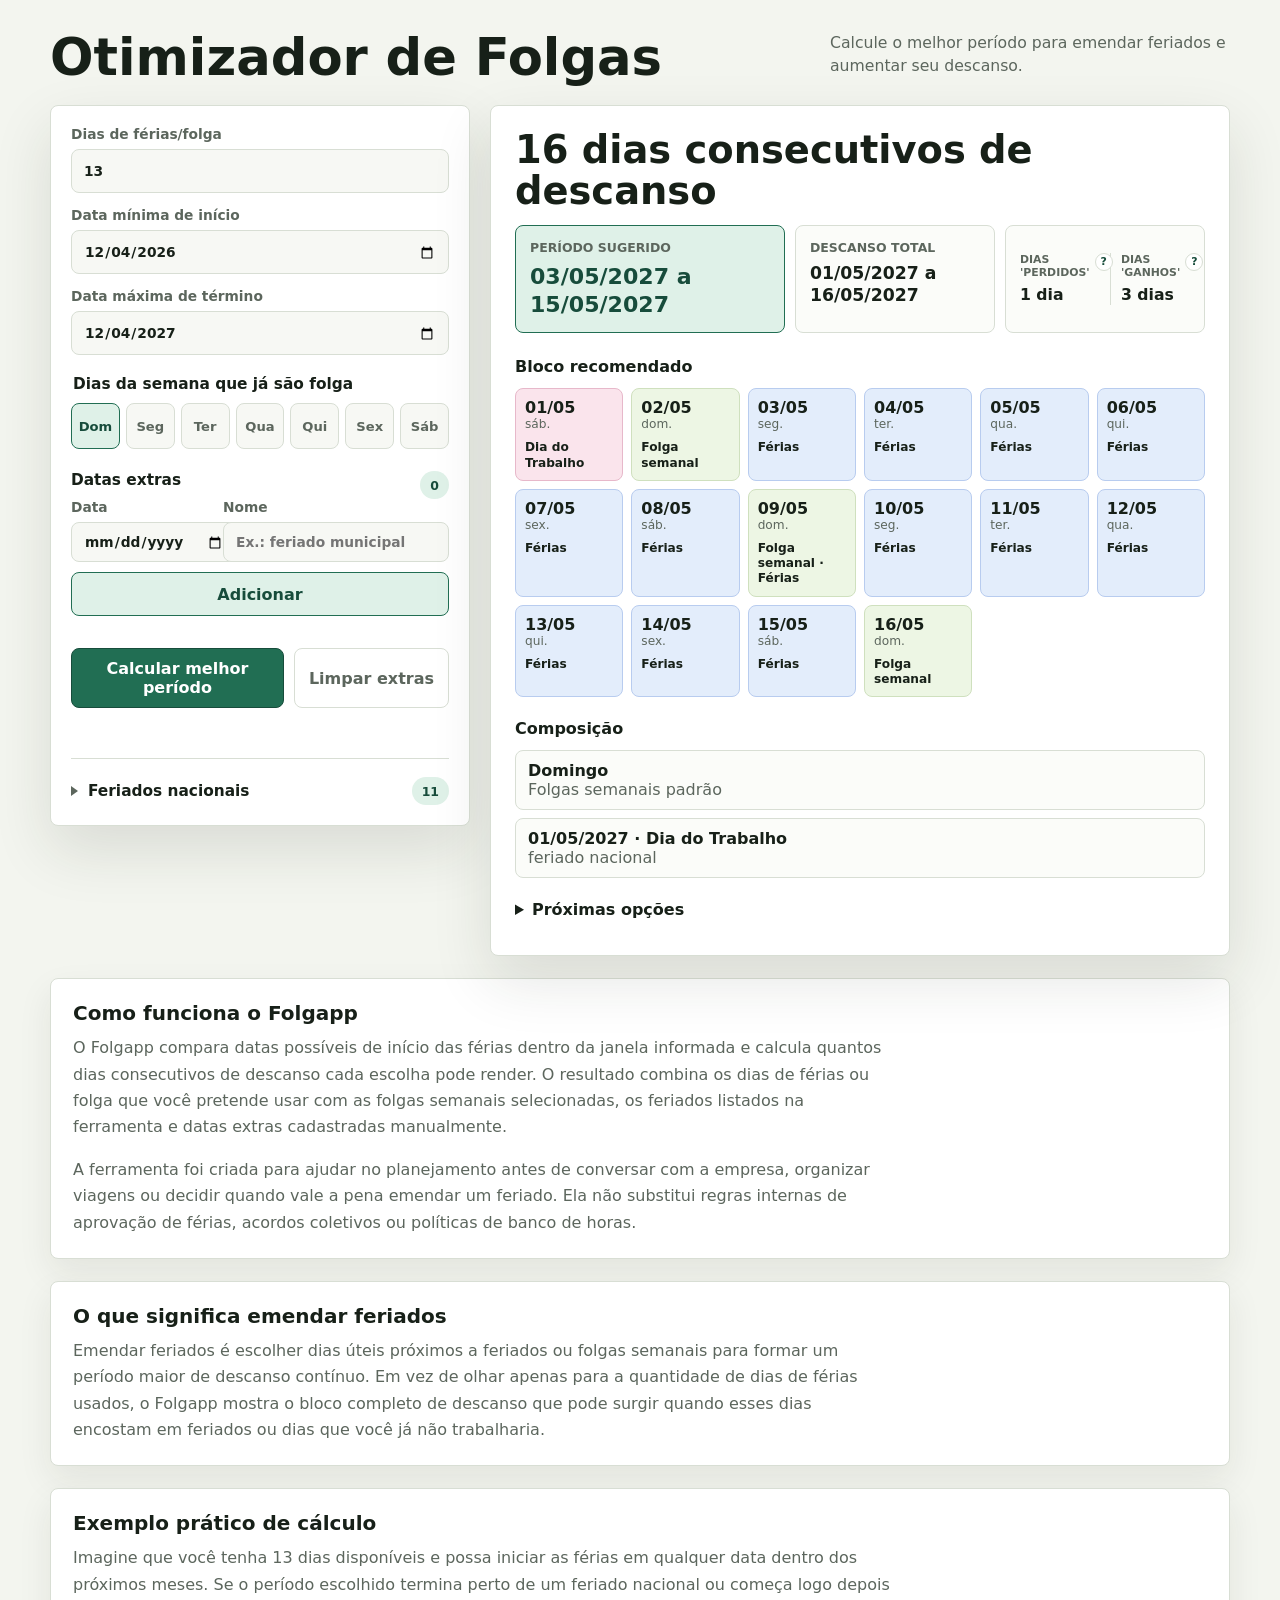
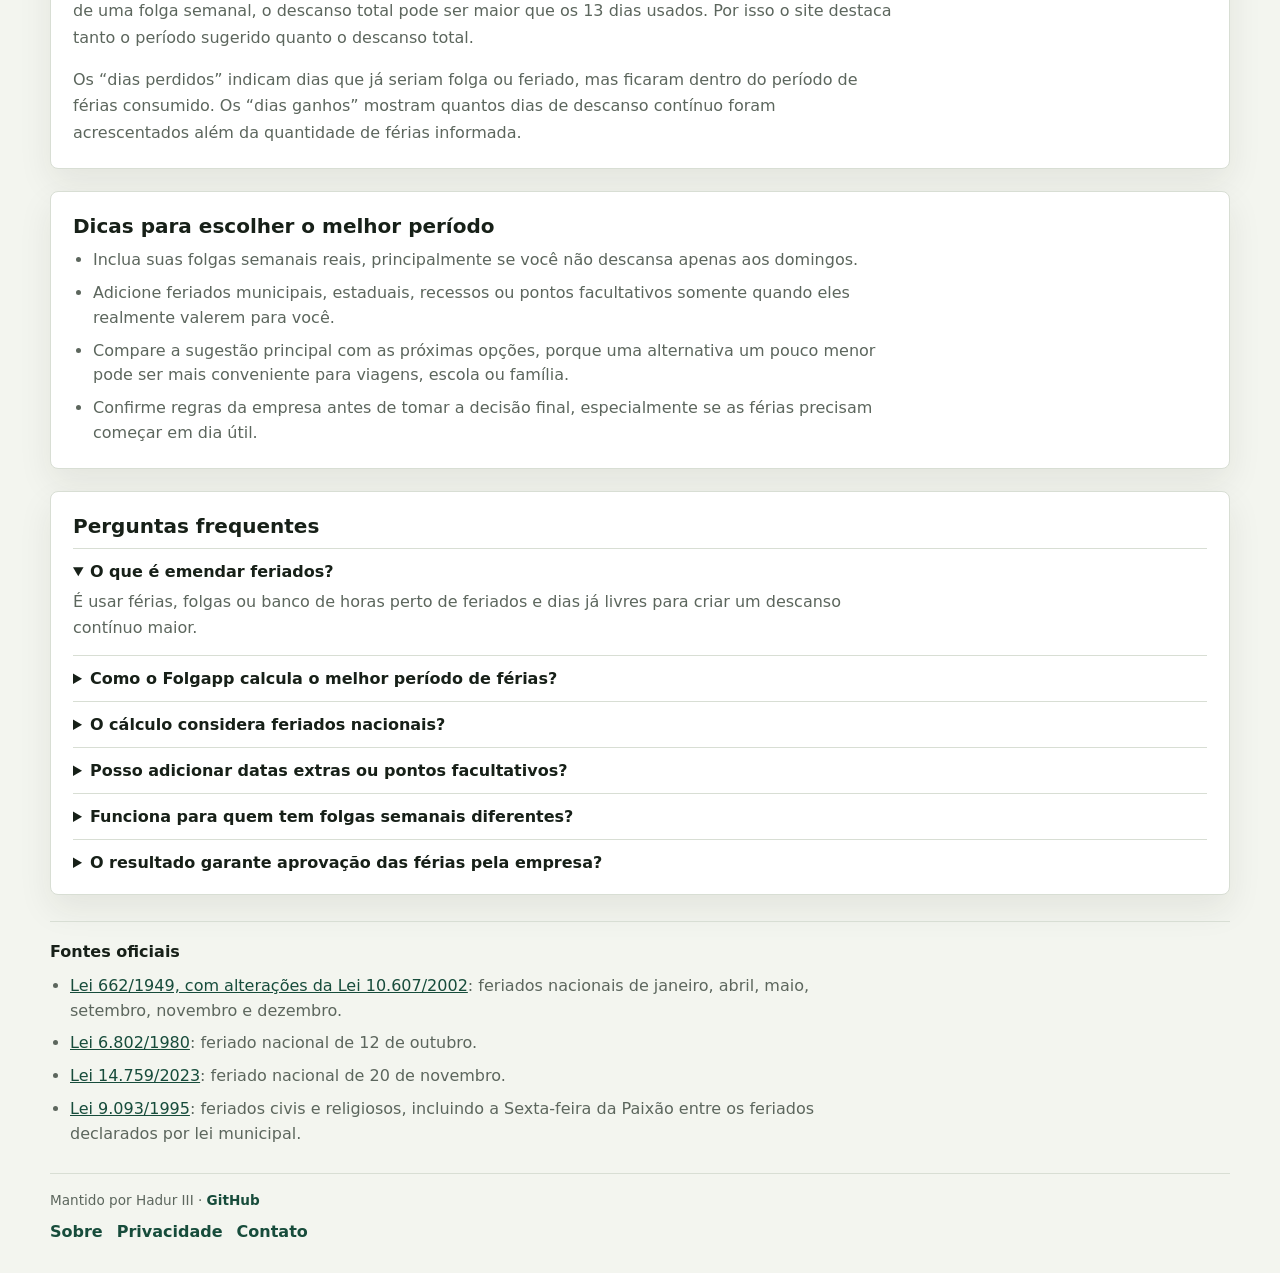
<file: index.html>
<!doctype html>
<html lang="pt-BR">
  <head>
    <meta charset="utf-8" />
    <meta name="viewport" content="width=device-width, initial-scale=1" />
    <title>Folgapp - Emendar feriados e calcular melhor período de férias</title>
    <meta name="description" content="Calcule o melhor período para tirar férias e emendar feriados nacionais, folgas semanais e datas extras para aumentar seus dias de descanso." />
    <meta name="robots" content="index, follow" />
    <meta name="google-site-verification" content="kSJR2sug0vVIFZUu9UncXI_5W2wErR4RLG_zhA3af0s" />
    <meta name="theme-color" content="#216e53" />
    <link rel="canonical" href="https://haduriii.github.io/" />
    <link rel="manifest" href="site.webmanifest" />
    <link rel="icon" type="image/svg+xml" href="./favicon-rede.svg" />

    <meta property="og:title" content="Folgapp - Emendar feriados" />
    <meta property="og:description" content="Descubra o melhor período para tirar férias e juntar folgas com feriados nacionais." />
    <meta property="og:url" content="https://haduriii.github.io/" />
    <meta property="og:type" content="website" />
    <meta property="og:locale" content="pt_BR" />
    <meta property="og:site_name" content="Folgapp" />

    <meta name="twitter:card" content="summary" />
    <meta name="twitter:title" content="Folgapp - Emendar feriados" />
    <meta name="twitter:description" content="Calcule o melhor período de férias para aumentar seus dias de descanso." />
    <meta name="twitter:url" content="https://haduriii.github.io/" />

    <script async src="https://pagead2.googlesyndication.com/pagead/js/adsbygoogle.js?client=ca-pub-5982594533644359" crossorigin="anonymous"></script>
    <script type="application/ld+json">
{
  "@context": "https://schema.org",
  "@type": "WebApplication",
  "name": "Folgapp",
  "alternateName": [
    "Otimizador de Folgas",
    "Emendar feriados",
    "Imendar feriados"
  ],
  "url": "https://haduriii.github.io/",
  "applicationCategory": "UtilitiesApplication",
  "operatingSystem": "Any",
  "description": "Calculadora para encontrar o melhor período de férias e emendar feriados nacionais, folgas semanais e datas extras.",
  "inLanguage": "pt-BR",
  "isAccessibleForFree": true,
  "browserRequirements": "Requires JavaScript."
}
    </script>

    <link rel="stylesheet" href="styles.css" />
  </head>
  <body>
    <main class="app-shell">
      <section class="workspace" aria-labelledby="app-title">
        <header class="page-header">
          <div>
            <h1 id="app-title">Otimizador de Folgas</h1>
          </div>
          <p class="scope-note">Calcule o melhor período para emendar feriados e aumentar seu descanso.</p>
        </header>

        <div class="layout-grid">
          <form id="optimizer-form" class="panel controls-panel">
            <div class="field-grid">
              <label class="field">
                <span>Dias de férias/folga</span>
                <input id="leave-days" name="leaveDays" type="number" min="1" step="1" value="13" required />
              </label>

              <label class="field">
                <span>Data mínima de início</span>
                <input id="min-start" name="minStart" type="date" required />
              </label>

              <label class="field">
                <span>Data máxima de término</span>
                <input id="max-end" name="maxEnd" type="date" required />
              </label>
            </div>

            <fieldset class="weekday-fieldset">
              <legend>Dias da semana que já são folga</legend>
              <div class="weekday-grid" id="weekday-grid">
                <label><input type="checkbox" name="weeklyOff" value="0" checked />Dom</label>
                <label><input type="checkbox" name="weeklyOff" value="1" />Seg</label>
                <label><input type="checkbox" name="weeklyOff" value="2" />Ter</label>
                <label><input type="checkbox" name="weeklyOff" value="3" />Qua</label>
                <label><input type="checkbox" name="weeklyOff" value="4" />Qui</label>
                <label><input type="checkbox" name="weeklyOff" value="5" />Sex</label>
                <label><input type="checkbox" name="weeklyOff" value="6" />Sáb</label>
              </div>
            </fieldset>

            <section class="extra-holidays" aria-labelledby="extra-title">
              <div class="section-heading">
                <h2 id="extra-title">Datas extras</h2>
                <span id="extra-count" class="count-pill">0</span>
              </div>

              <div class="extra-entry">
                <label class="field compact-field">
                  <span>Data</span>
                  <input id="extra-date" type="date" />
                </label>
                <label class="field compact-field grow-field">
                  <span>Nome</span>
                  <input id="extra-name" type="text" placeholder="Ex.: feriado municipal" />
                </label>
                <button id="add-extra" class="secondary-button" type="button">Adicionar</button>
              </div>

              <ul id="extra-list" class="extra-list" aria-live="polite"></ul>
            </section>

            <div class="form-actions">
              <button class="primary-button" type="submit">Calcular melhor período</button>
              <button id="reset-button" class="ghost-button" type="button">Limpar extras</button>
            </div>

            <p id="form-error" class="form-error" role="alert"></p>

            <details class="national-holidays">
              <summary>
                <span id="national-holidays-title">Feriados nacionais</span>
                <span id="national-holidays-count" class="count-pill">0</span>
              </summary>
              <p class="helper-text">De hoje até o final do próximo ano.</p>
              <ul id="national-holidays-list" class="national-holidays-list"></ul>
            </details>
          </form>

          <section id="result-panel" class="panel result-panel" aria-live="polite">
            <div class="empty-state">
              <p class="empty-kicker">Resultado</p>
              <h2>Preencha a janela e calcule.</h2>
              <p>O melhor período aparece aqui com o bloco total de descanso.</p>
            </div>
          </section>
        </div>

        <section class="content-section" aria-labelledby="como-funciona">
          <h2 id="como-funciona">Como funciona o Folgapp</h2>
          <p>O Folgapp compara datas possíveis de início das férias dentro da janela informada e calcula quantos dias consecutivos de descanso cada escolha pode render. O resultado combina os dias de férias ou folga que você pretende usar com as folgas semanais selecionadas, os feriados listados na ferramenta e datas extras cadastradas manualmente.</p>
          <p>A ferramenta foi criada para ajudar no planejamento antes de conversar com a empresa, organizar viagens ou decidir quando vale a pena emendar um feriado. Ela não substitui regras internas de aprovação de férias, acordos coletivos ou políticas de banco de horas.</p>
        </section>

        <section class="content-section" aria-labelledby="emendar-feriados">
          <h2 id="emendar-feriados">O que significa emendar feriados</h2>
          <p>Emendar feriados é escolher dias úteis próximos a feriados ou folgas semanais para formar um período maior de descanso contínuo. Em vez de olhar apenas para a quantidade de dias de férias usados, o Folgapp mostra o bloco completo de descanso que pode surgir quando esses dias encostam em feriados ou dias que você já não trabalharia.</p>
        </section>

        <section class="content-section" aria-labelledby="exemplo-calculo">
          <h2 id="exemplo-calculo">Exemplo prático de cálculo</h2>
          <p>Imagine que você tenha 13 dias disponíveis e possa iniciar as férias em qualquer data dentro dos próximos meses. Se o período escolhido termina perto de um feriado nacional ou começa logo depois de uma folga semanal, o descanso total pode ser maior que os 13 dias usados. Por isso o site destaca tanto o período sugerido quanto o descanso total.</p>
          <p>Os “dias perdidos” indicam dias que já seriam folga ou feriado, mas ficaram dentro do período de férias consumido. Os “dias ganhos” mostram quantos dias de descanso contínuo foram acrescentados além da quantidade de férias informada.</p>
        </section>

        <section class="content-section" aria-labelledby="dicas-ferias">
          <h2 id="dicas-ferias">Dicas para escolher o melhor período</h2>
          <ul class="content-list">
            <li>Inclua suas folgas semanais reais, principalmente se você não descansa apenas aos domingos.</li>
            <li>Adicione feriados municipais, estaduais, recessos ou pontos facultativos somente quando eles realmente valerem para você.</li>
            <li>Compare a sugestão principal com as próximas opções, porque uma alternativa um pouco menor pode ser mais conveniente para viagens, escola ou família.</li>
            <li>Confirme regras da empresa antes de tomar a decisão final, especialmente se as férias precisam começar em dia útil.</li>
          </ul>
        </section>

        <section class="content-section faq-section" aria-labelledby="perguntas-frequentes">
          <h2 id="perguntas-frequentes">Perguntas frequentes</h2>
          <details open>
            <summary>O que é emendar feriados?</summary>
            <p>É usar férias, folgas ou banco de horas perto de feriados e dias já livres para criar um descanso contínuo maior.</p>
          </details>
          <details>
            <summary>Como o Folgapp calcula o melhor período de férias?</summary>
            <p>Ele testa as datas possíveis dentro da janela escolhida e ordena as opções pelo maior número de dias consecutivos de descanso.</p>
          </details>
          <details>
            <summary>O cálculo considera feriados nacionais?</summary>
            <p>Sim. O Folgapp inclui feriados nacionais e a Sexta-feira da Paixão. Para esta última, confirme a legislação do seu município. Outros feriados locais e pontos facultativos devem ser adicionados manualmente.</p>
          </details>
          <details>
            <summary>Posso adicionar datas extras ou pontos facultativos?</summary>
            <p>Sim. Use a área “Datas extras” para incluir qualquer data que seja folga para você.</p>
          </details>
          <details>
            <summary>Funciona para quem tem folgas semanais diferentes?</summary>
            <p>Sim. Basta marcar quais dias da semana normalmente são folga na sua rotina.</p>
          </details>
          <details>
            <summary>O resultado garante aprovação das férias pela empresa?</summary>
            <p>Não. O resultado é uma sugestão de planejamento. A aprovação depende das regras da empresa, do seu contrato e da legislação aplicável.</p>
          </details>
        </section>

        <section class="sources-section" aria-labelledby="fontes-oficiais">
          <h2 id="fontes-oficiais">Fontes oficiais</h2>
          <ul class="content-list">
            <li><a href="https://www.planalto.gov.br/ccivil_03/leis/l0662.htm">Lei 662/1949, com alterações da Lei 10.607/2002</a>: feriados nacionais de janeiro, abril, maio, setembro, novembro e dezembro.</li>
            <li><a href="https://www.planalto.gov.br/ccivil_03/leis/l6802.htm">Lei 6.802/1980</a>: feriado nacional de 12 de outubro.</li>
            <li><a href="https://www.planalto.gov.br/ccivil_03/_ato2023-2026/2023/lei/l14759.htm">Lei 14.759/2023</a>: feriado nacional de 20 de novembro.</li>
            <li><a href="https://www.planalto.gov.br/ccivil_03/leis/l9093.htm">Lei 9.093/1995</a>: feriados civis e religiosos, incluindo a Sexta-feira da Paixão entre os feriados declarados por lei municipal.</li>
          </ul>
        </section>

        <footer class="site-footer">
          <p class="site-credit">Mantido por Hadur III · <a href="https://github.com/HadurIII/HadurIII.github.io">GitHub</a></p>
          <a href="sobre.html">Sobre</a>
          <a href="privacidade.html">Privacidade</a>
          <a href="contato.html">Contato</a>
        </footer>
      </section>
    </main>

    <script src="src/holidayOptimizer.js"></script>
    <script src="src/app.js"></script>
  </body>
</html>
</file>
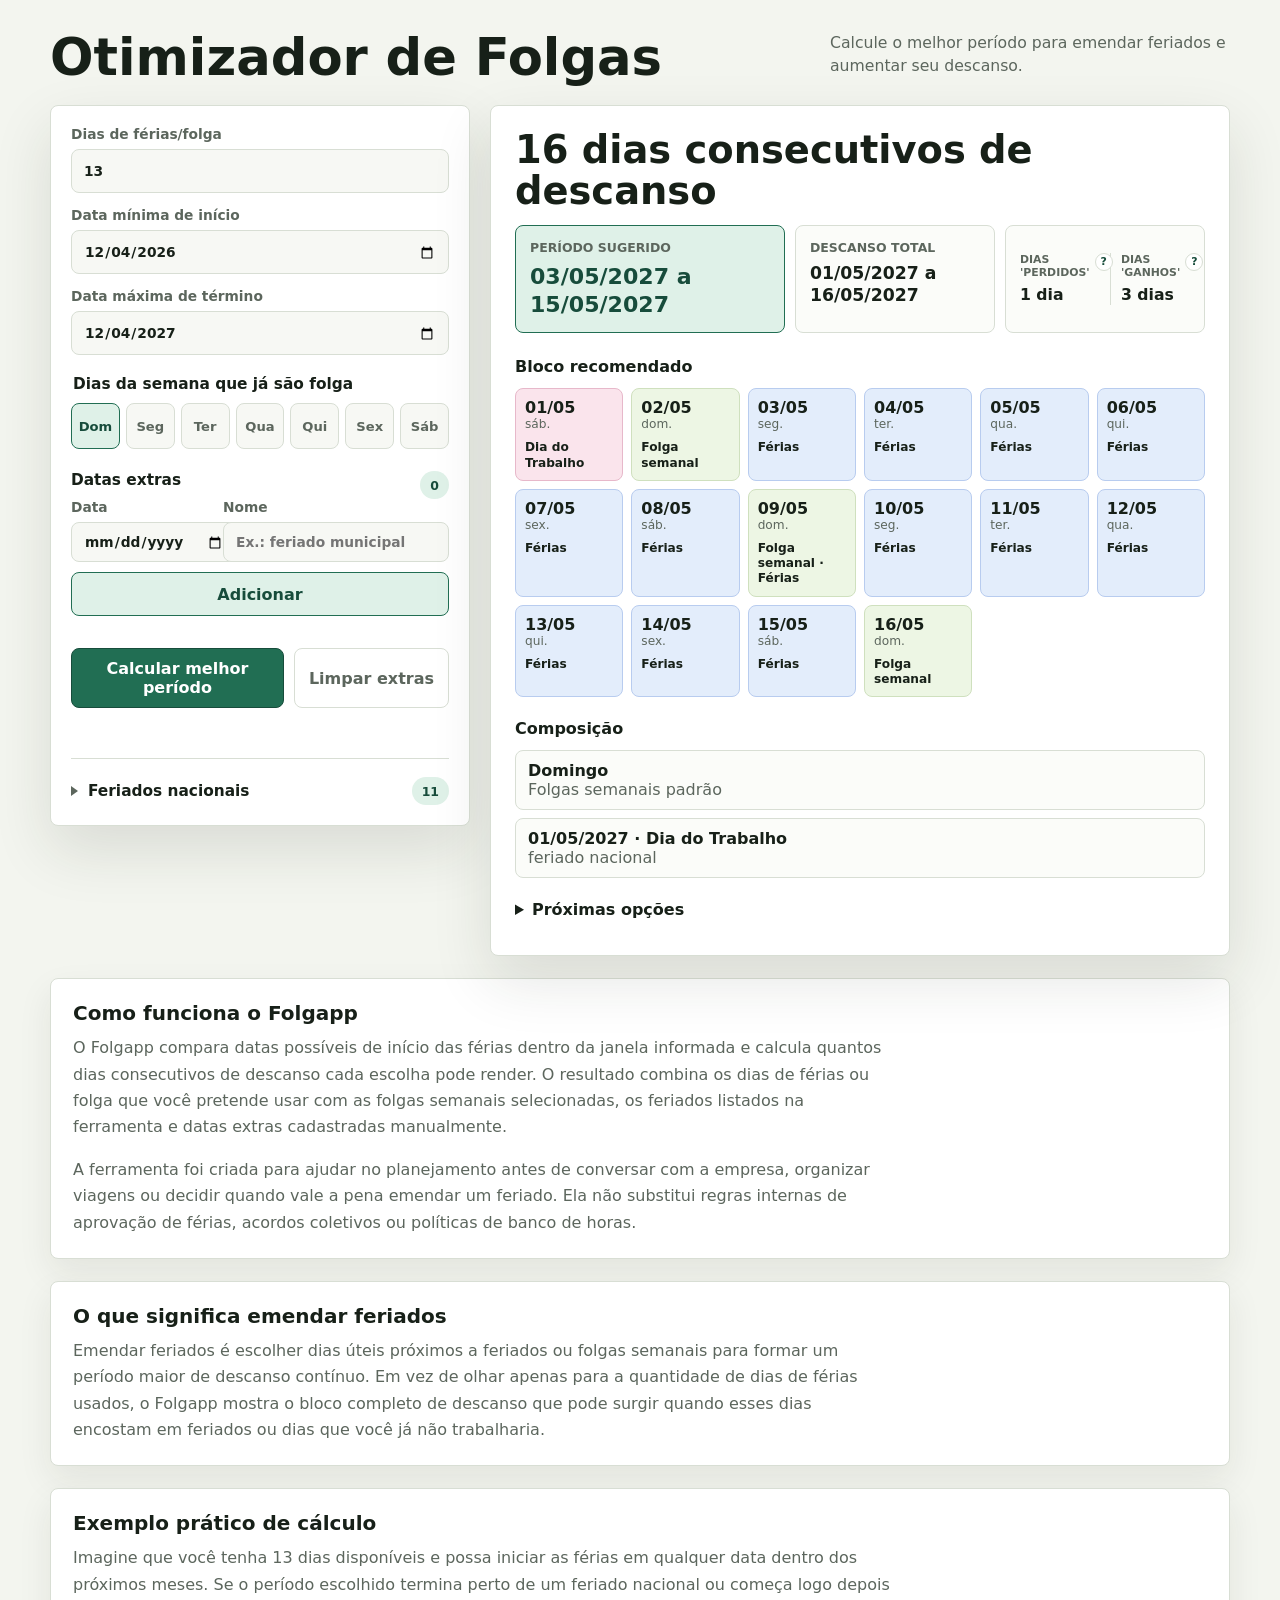
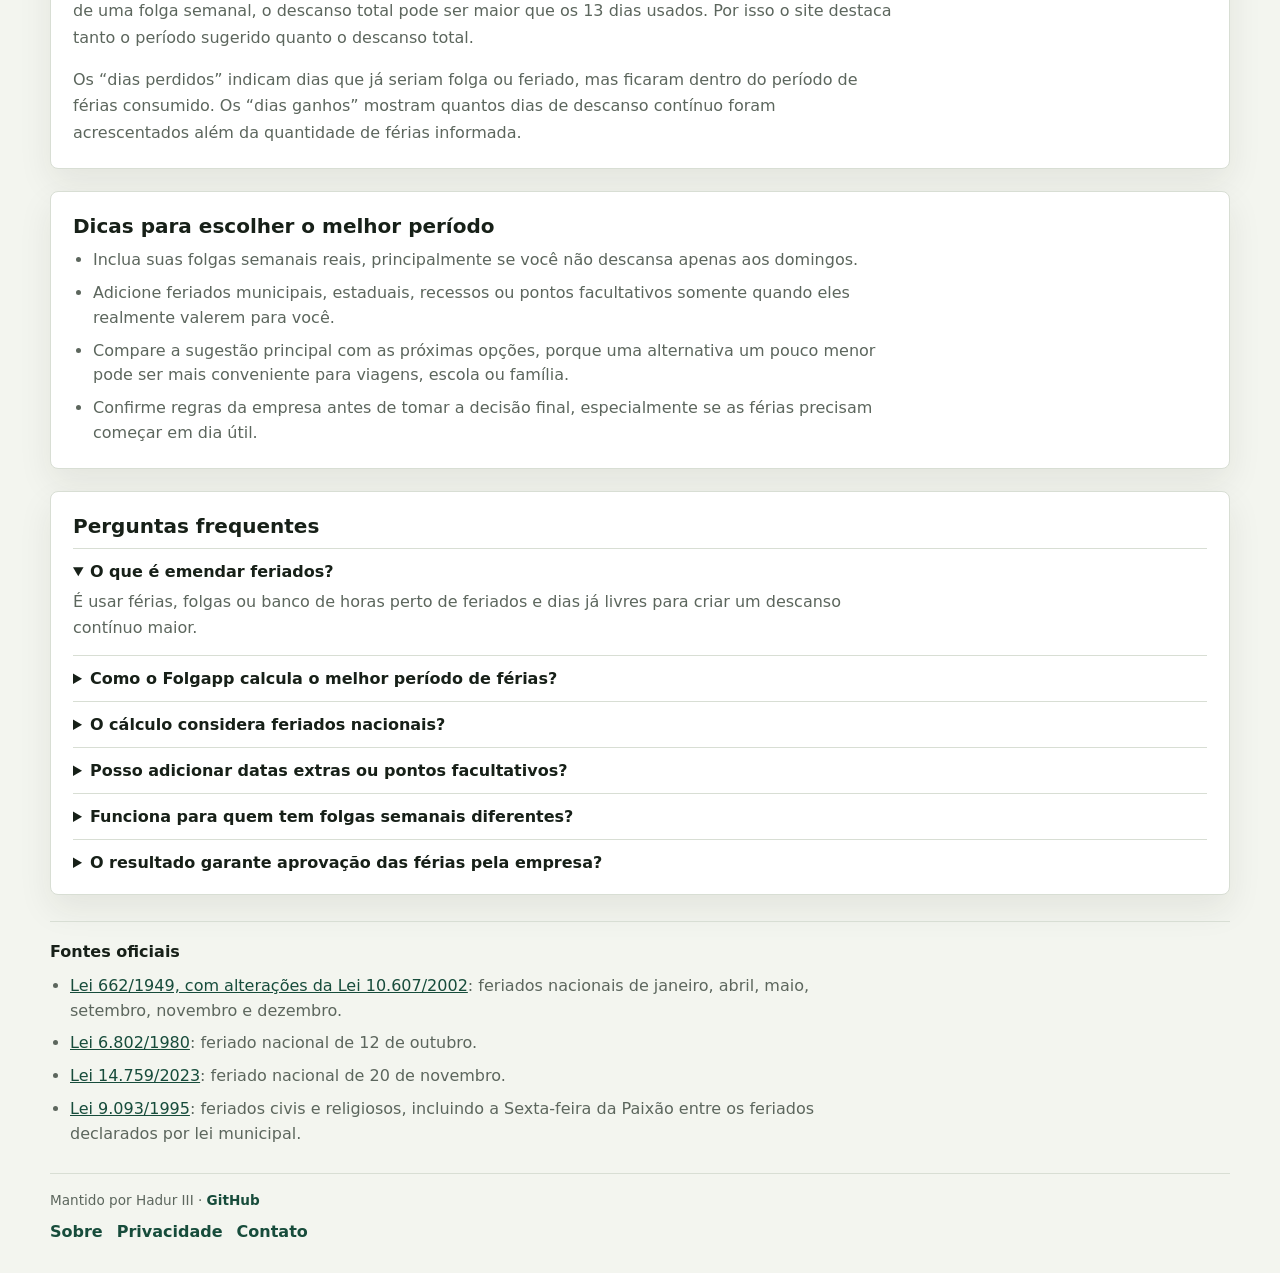
<file: folgapp/index.html>
<!doctype html>
<html lang="pt-BR">
  <head>
    <meta charset="utf-8" />
    <meta name="viewport" content="width=device-width, initial-scale=1" />
    <title>Folgapp</title>
    <link rel="canonical" href="https://haduriii.github.io/" />
    <meta http-equiv="refresh" content="0; url=/" />
    <script>
      window.location.replace("/" + window.location.search + window.location.hash);
    </script>
  </head>
  <body>
    <p><a href="/">Acessar o Folgapp</a></p>
  </body>
</html>
</file>
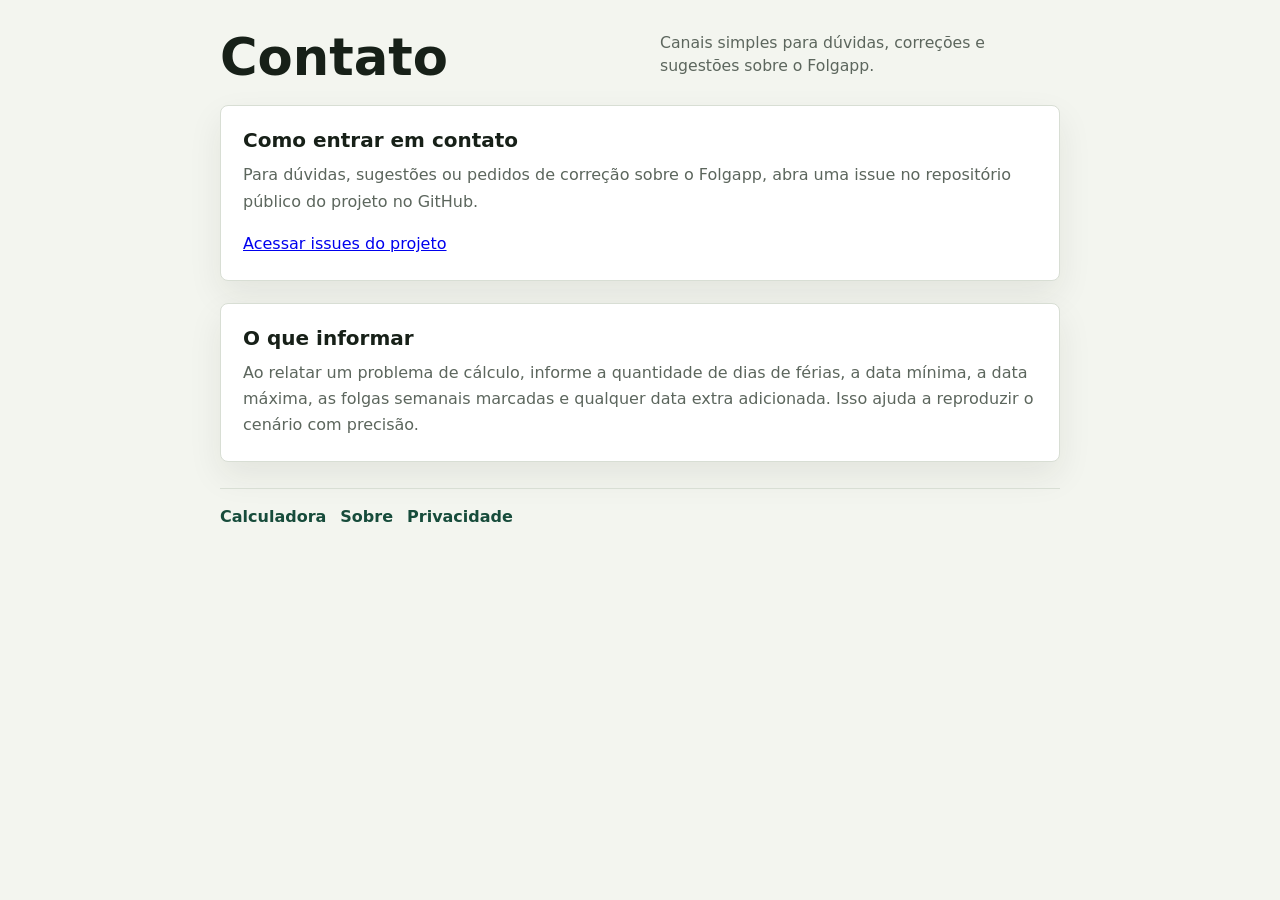
<file: contato.html>
<!doctype html>
<html lang="pt-BR">
  <head>
    <meta charset="utf-8" />
    <meta name="viewport" content="width=device-width, initial-scale=1" />
    <title>Contato - Folgapp</title>
    <meta name="description" content="Página de contato do Folgapp para dúvidas sobre a calculadora de férias, feriados e folgas." />
    <meta name="robots" content="index, follow" />
    <link rel="canonical" href="https://haduriii.github.io/contato.html" />
    <link rel="stylesheet" href="styles.css" />
  </head>
  <body>
    <main class="app-shell">
      <section class="workspace info-page" aria-labelledby="page-title">
        <header class="page-header">
          <div>
            <h1 id="page-title">Contato</h1>
          </div>
          <p class="scope-note">Canais simples para dúvidas, correções e sugestões sobre o Folgapp.</p>
        </header>

        <section class="content-section">
          <h2>Como entrar em contato</h2>
          <p>Para dúvidas, sugestões ou pedidos de correção sobre o Folgapp, abra uma issue no repositório público do projeto no GitHub.</p>
          <p><a href="https://github.com/HadurIII/HadurIII.github.io/issues">Acessar issues do projeto</a></p>
        </section>

        <section class="content-section">
          <h2>O que informar</h2>
          <p>Ao relatar um problema de cálculo, informe a quantidade de dias de férias, a data mínima, a data máxima, as folgas semanais marcadas e qualquer data extra adicionada. Isso ajuda a reproduzir o cenário com precisão.</p>
        </section>

        <footer class="site-footer">
          <a href="index.html">Calculadora</a>
          <a href="sobre.html">Sobre</a>
          <a href="privacidade.html">Privacidade</a>
        </footer>
      </section>
    </main>
  </body>
</html>
</file>
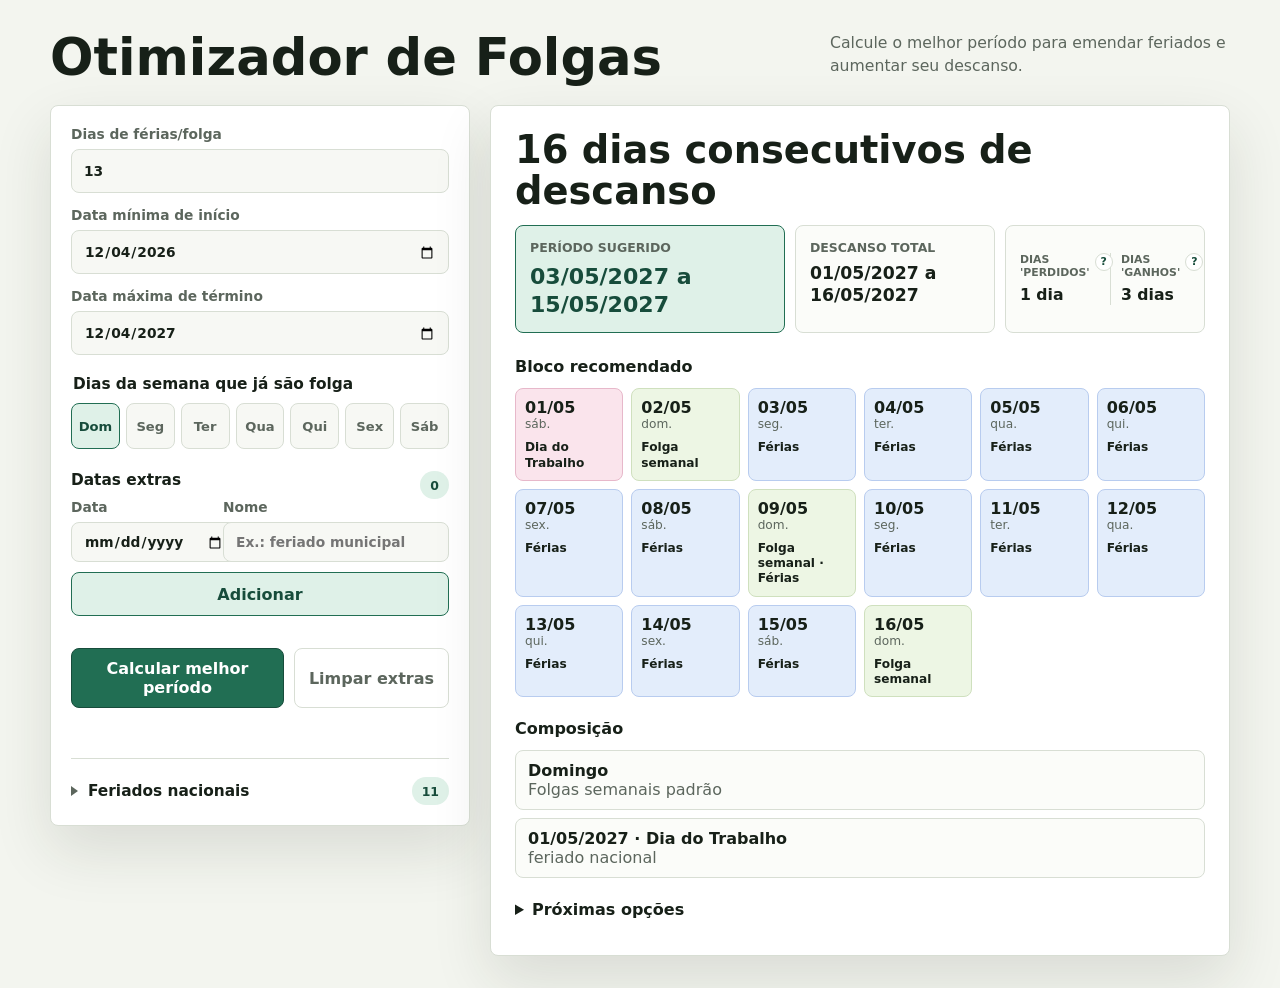
<file: mobile.html>
﻿<!doctype html>
<!-- Generated by scripts/build-mobile.ps1. Do not edit mobile.html directly. -->
<html lang="pt-BR">
  <head>
    <meta charset="utf-8" />
    <meta name="viewport" content="width=device-width, initial-scale=1" />
    <title>Folgapp - Emendar feriados e calcular melhor período de férias</title>
    <meta name="description" content="Calcule o melhor período para tirar férias e emendar feriados nacionais, folgas semanais e datas extras para aumentar seus dias de descanso." />
    <meta name="robots" content="index, follow" />
    <meta name="google-site-verification" content="kSJR2sug0vVIFZUu9UncXI_5W2wErR4RLG_zhA3af0s" />
    <meta name="theme-color" content="#216e53" />
    <link rel="canonical" href="https://haduriii.github.io/folgapp/" />
    <link rel="manifest" href="site.webmanifest" />

    <meta property="og:title" content="Folgapp - Emendar feriados" />
    <meta property="og:description" content="Descubra o melhor período para tirar férias e juntar folgas com feriados nacionais." />
    <meta property="og:url" content="https://haduriii.github.io/folgapp/" />
    <meta property="og:type" content="website" />
    <meta property="og:locale" content="pt_BR" />
    <meta property="og:site_name" content="Folgapp" />

    <meta name="twitter:card" content="summary" />
    <meta name="twitter:title" content="Folgapp - Emendar feriados" />
    <meta name="twitter:description" content="Calcule o melhor período de férias para aumentar seus dias de descanso." />
    <meta name="twitter:url" content="https://haduriii.github.io/folgapp/" />

    <script type="application/ld+json">
{
  "@context": "https://schema.org",
  "@type": "WebApplication",
  "name": "Folgapp",
  "alternateName": [
    "Otimizador de Folgas",
    "Emendar feriados",
    "Imendar feriados"
  ],
  "url": "https://haduriii.github.io/folgapp/",
  "applicationCategory": "UtilitiesApplication",
  "operatingSystem": "Any",
  "description": "Calculadora para encontrar o melhor período de férias e emendar feriados nacionais, folgas semanais e datas extras.",
  "inLanguage": "pt-BR",
  "isAccessibleForFree": true,
  "browserRequirements": "Requires JavaScript."
}
    </script>

    <style>
:root {
  color-scheme: light;
  --ink: #172018;
  --muted: #5c665d;
  --subtle: #eef1ea;
  --panel: #ffffff;
  --line: #d8ded4;
  --field: #f7f8f4;
  --accent: #216e53;
  --accent-strong: #174c3b;
  --accent-soft: #dff1e8;
  --warning: #9b4d14;
  --warning-soft: #fff0dc;
  --holiday: #8d2f55;
  --holiday-soft: #fae4ec;
  --vacation: #275ca8;
  --vacation-soft: #e3edfb;
  --shadow: 0 24px 60px rgba(32, 42, 28, 0.12);
  font-family: Inter, ui-sans-serif, system-ui, -apple-system, BlinkMacSystemFont, "Segoe UI", sans-serif;
}

* {
  box-sizing: border-box;
}

body {
  margin: 0;
  min-height: 100vh;
  color: var(--ink);
  background: #f3f5ef;
}

button,
input {
  font: inherit;
}

button {
  cursor: pointer;
}

.app-shell {
  min-height: 100vh;
  padding: 32px;
}


.page-frame {
  display: grid;
  grid-template-columns: minmax(120px, 160px) minmax(0, 1180px) minmax(120px, 160px);
  gap: 24px;
  align-items: start;
  width: min(100%, 1560px);
  margin: 0 auto;
}

.ad-slot {
  display: grid;
  align-content: center;
  justify-items: center;
  min-height: 520px;
  border: 1px dashed #c9d2c4;
  border-radius: 8px;
  padding: 18px 14px;
  color: var(--muted);
  background: rgba(255, 255, 255, 0.62);
  text-align: center;
}

.ad-slot-left,
.ad-slot-right {
  position: sticky;
  top: 24px;
}

.ad-slot span {
  margin-bottom: 10px;
  color: var(--accent);
  font-size: 0.68rem;
  font-weight: 850;
  letter-spacing: 0.08em;
  text-transform: uppercase;
}

.ad-slot strong {
  color: var(--ink);
  font-size: 0.95rem;
}

.ad-slot p {
  max-width: 120px;
  margin: 8px 0 0;
  font-size: 0.78rem;
  line-height: 1.35;
}

.ad-slot-mobile {
  display: none;
  min-height: 96px;
}

.workspace {
  width: min(1180px, 100%);
  margin: 0 auto;
}

.page-header {
  display: flex;
  align-items: end;
  justify-content: space-between;
  gap: 24px;
  margin-bottom: 24px;
}

.eyebrow,
.empty-kicker {
  margin: 0 0 6px;
  color: var(--accent);
  font-size: 0.76rem;
  font-weight: 800;
  letter-spacing: 0.08em;
  text-transform: uppercase;
}

h1,
h2,
h3,
p {
  margin-top: 0;
}

h1 {
  margin-bottom: 0;
  font-size: clamp(2.1rem, 4vw, 4.5rem);
  line-height: 0.95;
  letter-spacing: 0;
}

.scope-note {
  max-width: 400px;
  margin-bottom: 4px;
  color: var(--muted);
  font-size: 0.98rem;
  line-height: 1.45;
}

.layout-grid {
  display: grid;
  grid-template-columns: minmax(320px, 420px) minmax(0, 1fr);
  gap: 20px;
  align-items: start;
}

.panel {
  border: 1px solid var(--line);
  border-radius: 8px;
  background: var(--panel);
  box-shadow: var(--shadow);
}

.controls-panel {
  padding: 20px;
}

.field-grid {
  display: grid;
  gap: 14px;
}

.field {
  display: grid;
  gap: 7px;
  color: var(--muted);
  font-size: 0.86rem;
  font-weight: 700;
}

.field input {
  width: 100%;
  min-height: 44px;
  border: 1px solid var(--line);
  border-radius: 8px;
  padding: 10px 12px;
  color: var(--ink);
  background: var(--field);
}

.field input:focus {
  outline: 3px solid var(--accent-soft);
  border-color: var(--accent);
}

.weekday-fieldset {
  min-width: 0;
  margin: 20px 0;
  padding: 0;
  border: 0;
}

.weekday-fieldset legend,
.section-heading h2 {
  margin-bottom: 10px;
  color: var(--ink);
  font-size: 0.96rem;
  font-weight: 800;
}

.weekday-grid {
  display: grid;
  grid-template-columns: repeat(7, minmax(0, 1fr));
  gap: 6px;
}

.weekday-grid label {
  display: grid;
  min-height: 46px;
  place-items: center;
  border: 1px solid var(--line);
  border-radius: 8px;
  color: var(--muted);
  background: var(--field);
  font-size: 0.82rem;
  font-weight: 800;
}

.weekday-grid input {
  position: absolute;
  opacity: 0;
  pointer-events: none;
}

.weekday-grid label:has(input:checked) {
  border-color: var(--accent);
  color: var(--accent-strong);
  background: var(--accent-soft);
}

.extra-holidays {
  padding-top: 2px;
}

.section-heading {
  display: flex;
  align-items: center;
  justify-content: space-between;
  gap: 12px;
}

.count-pill,
.badge {
  display: inline-flex;
  align-items: center;
  min-height: 28px;
  border-radius: 999px;
  padding: 4px 10px;
  color: var(--accent-strong);
  background: var(--accent-soft);
  font-size: 0.78rem;
  font-weight: 800;
}

.extra-entry {
  display: grid;
  grid-template-columns: 142px minmax(0, 1fr);
  gap: 10px;
}

.extra-entry button {
  grid-column: 1 / -1;
}

.compact-field input {
  min-height: 40px;
}

.extra-list {
  display: grid;
  gap: 8px;
  margin: 12px 0 0;
  padding: 0;
  list-style: none;
}

.extra-list li {
  display: grid;
  grid-template-columns: 1fr auto;
  gap: 10px;
  align-items: center;
  min-height: 42px;
  border: 1px solid var(--line);
  border-radius: 8px;
  padding: 8px 10px;
  background: #fbfcf9;
}

.extra-list strong {
  display: block;
  font-size: 0.9rem;
}

.extra-list span {
  color: var(--muted);
  font-size: 0.78rem;
}

.remove-button {
  width: 34px;
  height: 34px;
  border: 1px solid var(--line);
  border-radius: 8px;
  color: var(--muted);
  background: #ffffff;
  font-weight: 900;
}


.helper-text {
  margin: 10px 0 10px;
  color: var(--muted);
  font-size: 0.84rem;
  line-height: 1.35;
}

.national-holidays {
  margin-top: 18px;
  padding-top: 18px;
  border-top: 1px solid var(--line);
}

.national-holidays summary {
  display: grid;
  grid-template-columns: auto 1fr auto;
  align-items: center;
  gap: 10px;
  color: var(--ink);
  font-size: 0.96rem;
  font-weight: 850;
  cursor: pointer;
}

.national-holidays summary::marker {
  content: "";
}

.national-holidays summary::-webkit-details-marker {
  display: none;
}

.national-holidays summary::before {
  content: "";
  width: 0;
  height: 0;
  border-top: 5px solid transparent;
  border-bottom: 5px solid transparent;
  border-left: 7px solid var(--muted);
  transform-origin: 45% 50%;
  transition: transform 140ms ease;
}

.national-holidays[open] summary::before {
  transform: rotate(90deg);
}

.national-holidays-list {
  display: grid;
  gap: 7px;
  max-height: 320px;
  margin: 0;
  padding: 0 4px 0 0;
  overflow: auto;
  list-style: none;
}

.national-holidays-list li {
  border: 1px solid var(--line);
  border-radius: 8px;
  padding: 9px 10px;
  background: #fbfcf9;
}

.national-holidays-list strong {
  display: block;
  color: var(--ink);
  font-size: 0.88rem;
  line-height: 1.2;
}

.national-holidays-list span {
  display: block;
  margin-top: 3px;
  color: var(--muted);
  font-size: 0.78rem;
}

.form-actions {
  display: grid;
  grid-template-columns: 1fr auto;
  gap: 10px;
  margin-top: 20px;
}

.primary-button,
.secondary-button,
.ghost-button {
  min-height: 44px;
  border-radius: 8px;
  padding: 10px 14px;
  font-weight: 850;
}

.primary-button {
  border: 1px solid var(--accent-strong);
  color: #ffffff;
  background: var(--accent);
}

.secondary-button {
  border: 1px solid var(--accent);
  color: var(--accent-strong);
  background: var(--accent-soft);
}

.ghost-button {
  border: 1px solid var(--line);
  color: var(--muted);
  background: #ffffff;
}

.form-error {
  min-height: 20px;
  margin: 12px 0 0;
  color: #9a2f2f;
  font-size: 0.9rem;
  font-weight: 700;
}

.result-panel {
  min-height: 620px;
  padding: 24px;
}

.empty-state {
  display: grid;
  min-height: 560px;
  place-content: center;
  text-align: center;
}

.empty-state h2 {
  margin-bottom: 8px;
  font-size: 1.8rem;
}

.empty-state p:last-child {
  margin-bottom: 0;
  color: var(--muted);
}

.result-header {
  display: grid;
  gap: 14px;
  margin-bottom: 24px;
}

.result-title-row {
  display: flex;
  align-items: start;
  justify-content: space-between;
  gap: 16px;
}

.result-title-row h2 {
  margin-bottom: 0;
  font-size: clamp(1.6rem, 3vw, 2.55rem);
  line-height: 1.05;
  letter-spacing: 0;
}

.metric-grid {
  display: grid;
  grid-template-columns: minmax(220px, 1.35fr) repeat(2, minmax(0, 1fr));
  gap: 10px;
}

.metric {
  min-height: 100px;
  border: 1px solid var(--line);
  border-radius: 8px;
  padding: 14px;
  background: #fbfcf9;
}

.metric-primary {
  border-color: var(--accent);
  background: var(--accent-soft);
}

.metric span {
  display: block;
  margin-bottom: 8px;
  color: var(--muted);
  font-size: 0.78rem;
  font-weight: 800;
  text-transform: uppercase;
}

.metric strong {
  display: block;
  font-size: 1.08rem;
  line-height: 1.25;
}

.metric-primary strong {
  color: var(--accent-strong);
  font-size: 1.38rem;
}

.metric-split {
  display: grid;
  grid-template-columns: repeat(2, minmax(0, 1fr));
  gap: 10px;
  align-items: center;
}

.metric-mini {
  min-width: 0;
}

.metric-mini + .metric-mini {
  border-left: 1px solid var(--line);
  padding-left: 10px;
}

.metric-label {
  display: flex;
  align-items: center;
  gap: 5px;
  margin-bottom: 6px;
  color: var(--muted);
  font-size: 0.68rem;
  font-weight: 800;
  line-height: 1.2;
  text-transform: uppercase;
}

.metric-mini strong {
  font-size: 0.98rem;
}

.tooltip {
  position: relative;
  display: inline-flex;
  align-items: center;
}

.tooltip-toggle {
  display: inline-grid;
  width: 18px;
  height: 18px;
  place-items: center;
  border: 1px solid var(--line);
  border-radius: 50%;
  padding: 0;
  color: var(--accent-strong);
  background: #ffffff;
  font-size: 0.68rem;
  font-weight: 900;
  line-height: 1;
}

.tooltip-toggle:focus-visible {
  outline: 3px solid var(--accent-soft);
  outline-offset: 2px;
}

.tooltip-bubble {
  position: absolute;
  z-index: 5;
  right: -10px;
  bottom: calc(100% + 8px);
  width: min(230px, 68vw);
  border: 1px solid var(--accent);
  border-radius: 8px;
  padding: 9px 10px;
  color: var(--ink);
  background: #ffffff;
  box-shadow: 0 12px 30px rgba(23, 32, 24, 0.16);
  font-size: 0.76rem;
  font-weight: 650;
  line-height: 1.35;
  text-transform: none;
  opacity: 0;
  pointer-events: none;
  transform: translateY(4px);
  transition: opacity 140ms ease, transform 140ms ease, visibility 140ms ease;
  visibility: hidden;
}

.tooltip-bubble::after {
  content: "";
  position: absolute;
  right: 14px;
  bottom: -6px;
  width: 10px;
  height: 10px;
  border-right: 1px solid var(--accent);
  border-bottom: 1px solid var(--accent);
  background: #ffffff;
  transform: rotate(45deg);
}

.tooltip:hover .tooltip-bubble,
.tooltip:focus-within .tooltip-bubble,
.tooltip.is-open .tooltip-bubble {
  opacity: 1;
  transform: translateY(0);
  visibility: visible;
}

.timeline-section,
.reason-section,
.alternatives-section {
  margin-top: 22px;
}

.timeline-section h3,
.reason-section h3,
.alternatives-section summary {
  margin-bottom: 12px;
  font-size: 1rem;
  font-weight: 850;
}

.timeline-grid {
  display: grid;
  grid-template-columns: repeat(auto-fill, minmax(92px, 1fr));
  gap: 8px;
}

.day-chip {
  min-height: 92px;
  border: 1px solid var(--line);
  border-radius: 8px;
  padding: 9px;
  background: #ffffff;
}

.day-chip.vacation {
  border-color: #b8ccef;
  background: var(--vacation-soft);
}

.day-chip.holiday {
  border-color: #e7b8ca;
  background: var(--holiday-soft);
}

.day-chip.weekly {
  border-color: #cfe0be;
  background: #edf6e4;
}

.day-date {
  display: block;
  font-size: 1rem;
  font-weight: 900;
}

.day-weekday,
.day-tags {
  display: block;
  color: var(--muted);
  font-size: 0.76rem;
  line-height: 1.25;
}

.day-tags {
  margin-top: 8px;
  color: var(--ink);
  font-weight: 750;
}

.reason-list,
.alternative-list {
  display: grid;
  gap: 8px;
  margin: 0;
  padding: 0;
  list-style: none;
}

.reason-list li,
.alternative-list li {
  border: 1px solid var(--line);
  border-radius: 8px;
  padding: 10px 12px;
  background: #fbfcf9;
}

.reason-list span,
.alternative-list span {
  color: var(--muted);
}

.alternatives-section summary {
  cursor: pointer;
}


@media (max-width: 1280px) {
  .page-frame {
    grid-template-columns: minmax(0, 1180px);
    width: min(1180px, 100%);
  }

  .ad-slot-left,
  .ad-slot-right {
    display: none;
  }
}
@media (max-width: 920px) {
  .app-shell {
    padding: 20px;
  }

  .page-header,
  .layout-grid {
    display: grid;
  }

  .layout-grid {
    grid-template-columns: 1fr;
  }

  .scope-note {
    max-width: none;
  }

  .ad-slot-mobile {
    display: grid;
    grid-column: 1 / -1;
  }
}

@media (max-width: 620px) {
  .app-shell {
    padding: 14px;
  }

  .controls-panel,
  .result-panel {
    padding: 16px;
  }

  .weekday-grid {
    grid-template-columns: repeat(4, minmax(0, 1fr));
  }

  .extra-entry,
  .form-actions,
  .metric-grid {
    grid-template-columns: 1fr;
  }

  .result-title-row {
    display: grid;
  }
}







</style>
  </head>
  <body>
    <main class="app-shell">
      <div class="page-frame">
        <aside class="ad-slot ad-slot-left" aria-label="Publicidade lateral esquerda" data-ad-slot="desktop-left">
          <span>Publicidade</span>
          <strong>Espaço reservado</strong>
          <p>Área para anúncio vertical.</p>
        </aside>      <section class="workspace" aria-labelledby="app-title">
        <header class="page-header">
          <div>
            <h1 id="app-title">Otimizador de Folgas</h1>
          </div>
          <p class="scope-note">Calcule o melhor período para emendar feriados e aumentar seu descanso.</p>
        </header>

        <div class="layout-grid">
          <form id="optimizer-form" class="panel controls-panel">
            <div class="field-grid">
              <label class="field">
                <span>Dias de férias/folga</span>
                <input id="leave-days" name="leaveDays" type="number" min="1" step="1" value="13" required />
              </label>

              <label class="field">
                <span>Data mínima de início</span>
                <input id="min-start" name="minStart" type="date" required />
              </label>

              <label class="field">
                <span>Data máxima de término</span>
                <input id="max-end" name="maxEnd" type="date" required />
              </label>
            </div>

            <fieldset class="weekday-fieldset">
              <legend>Dias da semana que já são folga</legend>
              <div class="weekday-grid" id="weekday-grid">
                <label><input type="checkbox" name="weeklyOff" value="0" checked />Dom</label>
                <label><input type="checkbox" name="weeklyOff" value="1" />Seg</label>
                <label><input type="checkbox" name="weeklyOff" value="2" />Ter</label>
                <label><input type="checkbox" name="weeklyOff" value="3" />Qua</label>
                <label><input type="checkbox" name="weeklyOff" value="4" />Qui</label>
                <label><input type="checkbox" name="weeklyOff" value="5" />Sex</label>
                <label><input type="checkbox" name="weeklyOff" value="6" />Sáb</label>
              </div>
            </fieldset>

            <section class="extra-holidays" aria-labelledby="extra-title">
              <div class="section-heading">
                <h2 id="extra-title">Datas extras</h2>
                <span id="extra-count" class="count-pill">0</span>
              </div>

              <div class="extra-entry">
                <label class="field compact-field">
                  <span>Data</span>
                  <input id="extra-date" type="date" />
                </label>
                <label class="field compact-field grow-field">
                  <span>Nome</span>
                  <input id="extra-name" type="text" placeholder="Ex.: feriado municipal" />
                </label>
                <button id="add-extra" class="secondary-button" type="button">Adicionar</button>
              </div>

              <ul id="extra-list" class="extra-list" aria-live="polite"></ul>
            </section>

            <div class="form-actions">
              <button class="primary-button" type="submit">Calcular melhor período</button>
              <button id="reset-button" class="ghost-button" type="button">Limpar extras</button>
            </div>

            <p id="form-error" class="form-error" role="alert"></p>

            <details class="national-holidays">
              <summary>
                <span id="national-holidays-title">Feriados nacionais</span>
                <span id="national-holidays-count" class="count-pill">0</span>
              </summary>
              <p class="helper-text">De hoje até o final do próximo ano.</p>
              <ul id="national-holidays-list" class="national-holidays-list"></ul>
            </details>
          </form>

          <section id="result-panel" class="panel result-panel" aria-live="polite">
            <div class="empty-state">
              <p class="empty-kicker">Resultado</p>
              <h2>Preencha a janela e calcule.</h2>
              <p>O melhor período aparece aqui com o bloco total de descanso.</p>
            </div>
          </section>
          <aside class="ad-slot ad-slot-mobile" aria-label="Publicidade" data-ad-slot="mobile-bottom">
            <span>Publicidade</span>
            <strong>Espaço reservado</strong>
            <p>Área para anúncio horizontal.</p>
          </aside>        </div>
      </section>
        <aside class="ad-slot ad-slot-right" aria-label="Publicidade lateral direita" data-ad-slot="desktop-right">
          <span>Publicidade</span>
          <strong>Espaço reservado</strong>
          <p>Área para anúncio vertical.</p>
        </aside>      </div>
    </main>

    <script>
(function attachHolidayOptimizer(root, factory) {
  const api = factory();
  if (typeof module === "object" && module.exports) {
    module.exports = api;
  }
  root.HolidayOptimizer = api;
})(typeof globalThis !== "undefined" ? globalThis : window, function createHolidayOptimizer() {
  const DAY_MS = 24 * 60 * 60 * 1000;
  const WEEKDAY_COUNT = 7;

  function pad(number) {
    return String(number).padStart(2, "0");
  }

  function makeDate(year, month, day) {
    return new Date(Date.UTC(year, month - 1, day));
  }

  function parseDate(value) {
    if (value instanceof Date) {
      return makeDate(value.getUTCFullYear(), value.getUTCMonth() + 1, value.getUTCDate());
    }

    if (typeof value !== "string") {
      throw new Error("Date must be a YYYY-MM-DD string or a Date instance.");
    }

    const match = /^(\d{4})-(\d{2})-(\d{2})$/.exec(value);
    if (!match) {
      throw new Error(`Invalid date: ${value}. Use YYYY-MM-DD.`);
    }

    const year = Number(match[1]);
    const month = Number(match[2]);
    const day = Number(match[3]);
    const date = makeDate(year, month, day);

    if (dateKey(date) !== value) {
      throw new Error(`Invalid date: ${value}.`);
    }

    return date;
  }

  function dateKey(value) {
    const date = value instanceof Date ? value : parseDate(value);
    return `${date.getUTCFullYear()}-${pad(date.getUTCMonth() + 1)}-${pad(date.getUTCDate())}`;
  }

  function addDays(value, amount) {
    const date = parseDate(value);
    date.setUTCDate(date.getUTCDate() + amount);
    return date;
  }

  function daysBetweenInclusive(start, end) {
    return Math.round((parseDate(end).getTime() - parseDate(start).getTime()) / DAY_MS) + 1;
  }

  function getEasterSunday(year) {
    const a = year % 19;
    const b = Math.floor(year / 100);
    const c = year % 100;
    const d = Math.floor(b / 4);
    const e = b % 4;
    const f = Math.floor((b + 8) / 25);
    const g = Math.floor((b - f + 1) / 3);
    const h = (19 * a + b - d - g + 15) % 30;
    const i = Math.floor(c / 4);
    const k = c % 4;
    const l = (32 + 2 * e + 2 * i - h - k) % 7;
    const m = Math.floor((a + 11 * h + 22 * l) / 451);
    const month = Math.floor((h + l - 7 * m + 114) / 31);
    const day = ((h + l - 7 * m + 114) % 31) + 1;
    return makeDate(year, month, day);
  }

  function getBrazilNationalHolidays(year) {
    const goodFriday = addDays(getEasterSunday(year), -2);
    const holidays = [
      { date: `${year}-01-01`, name: "Confraternizacao Universal", type: "national" },
      { date: dateKey(goodFriday), name: "Paixao de Cristo", type: "national" },
      { date: `${year}-04-21`, name: "Tiradentes", type: "national" },
      { date: `${year}-05-01`, name: "Dia do Trabalho", type: "national" },
      { date: `${year}-09-07`, name: "Independencia do Brasil", type: "national" },
      { date: `${year}-10-12`, name: "Nossa Senhora Aparecida", type: "national" },
      { date: `${year}-11-02`, name: "Finados", type: "national" },
      { date: `${year}-11-15`, name: "Proclamacao da Republica", type: "national" },
      { date: `${year}-11-20`, name: "Dia Nacional de Zumbi e da Consciencia Negra", type: "national" },
      { date: `${year}-12-25`, name: "Natal", type: "national" },
    ];

    return holidays.sort((left, right) => dateKey(left.date).localeCompare(dateKey(right.date)));
  }

  function getNationalHolidaysUntilEndOfNextYear(referenceDate) {
    const start = parseDate(referenceDate || new Date());
    const startKey = dateKey(start);
    const endYear = start.getUTCFullYear() + 1;

    return [
      ...getBrazilNationalHolidays(start.getUTCFullYear()),
      ...getBrazilNationalHolidays(endYear),
    ].filter((holiday) => holiday.date >= startKey && holiday.date <= `${endYear}-12-31`);
  }

  function normalizeHoliday(holiday, fallbackType) {
    if (typeof holiday === "string") {
      return { date: dateKey(holiday), name: "Feriado", type: fallbackType };
    }

    return {
      date: dateKey(holiday.date),
      name: holiday.name && holiday.name.trim() ? holiday.name.trim() : "Feriado",
      type: holiday.type || fallbackType,
    };
  }

  function buildHolidayMap(holidays) {
    return holidays.reduce((map, holiday) => {
      const normalized = normalizeHoliday(holiday, "manual");
      map.set(normalized.date, normalized);
      return map;
    }, new Map());
  }

  function buildHolidayMapForRange(minStart, maxEnd, extraHolidays) {
    const start = parseDate(minStart);
    const end = parseDate(maxEnd);
    const holidays = [];

    for (let year = start.getUTCFullYear() - 1; year <= end.getUTCFullYear() + 1; year += 1) {
      holidays.push(...getBrazilNationalHolidays(year));
    }

    for (const extraHoliday of extraHolidays || []) {
      holidays.push({ ...normalizeHoliday(extraHoliday, "manual"), type: "manual" });
    }

    return buildHolidayMap(holidays);
  }

  function normalizeWeeklyOffDays(weeklyOffDays) {
    const normalized = new Set((weeklyOffDays || []).map(Number));
    for (const day of normalized) {
      if (!Number.isInteger(day) || day < 0 || day > 6) {
        throw new Error("Weekdays must be numbers from 0 to 6.");
      }
    }

    if (normalized.size >= WEEKDAY_COUNT) {
      throw new Error("Select at least one working weekday.");
    }

    return normalized;
  }

  function isExistingDayOff(date, weeklyOffSet, holidayMap) {
    const parsedDate = parseDate(date);
    return weeklyOffSet.has(parsedDate.getUTCDay()) || holidayMap.has(dateKey(parsedDate));
  }

  function getHolidayNamesBetween(start, end, holidayMap) {
    const names = [];
    for (let cursor = parseDate(start); cursor <= parseDate(end); cursor = addDays(cursor, 1)) {
      const holiday = holidayMap.get(dateKey(cursor));
      if (holiday) {
        names.push(holiday);
      }
    }
    return names;
  }

  function countExistingDaysOffInsideVacation(start, end, weeklyOffSet, holidayMap) {
    let count = 0;
    for (let cursor = parseDate(start); cursor <= parseDate(end); cursor = addDays(cursor, 1)) {
      if (isExistingDayOff(cursor, weeklyOffSet, holidayMap)) {
        count += 1;
      }
    }
    return count;
  }

  function createCandidate(start, leaveDays, weeklyOffSet, holidayMap) {
    const vacationStart = parseDate(start);
    const vacationEnd = addDays(vacationStart, leaveDays - 1);
    let restStart = parseDate(vacationStart);
    let restEnd = parseDate(vacationEnd);

    while (isExistingDayOff(addDays(restStart, -1), weeklyOffSet, holidayMap)) {
      restStart = addDays(restStart, -1);
    }

    while (isExistingDayOff(addDays(restEnd, 1), weeklyOffSet, holidayMap)) {
      restEnd = addDays(restEnd, 1);
    }

    const existingDaysOffInsideVacation = countExistingDaysOffInsideVacation(
      vacationStart,
      vacationEnd,
      weeklyOffSet,
      holidayMap
    );

    const totalRestDays = daysBetweenInclusive(restStart, restEnd);

    return {
      vacationStart,
      vacationEnd,
      restStart,
      restEnd,
      totalRestDays,
      gainedRestDays: totalRestDays - leaveDays,
      existingDaysOffInsideVacation,
      startsOnExistingDayOff: isExistingDayOff(vacationStart, weeklyOffSet, holidayMap),
      holidaysInRest: getHolidayNamesBetween(restStart, restEnd, holidayMap),
    };
  }

  function compareCandidates(left, right) {
    if (left.totalRestDays !== right.totalRestDays) {
      return right.totalRestDays - left.totalRestDays;
    }

    if (left.existingDaysOffInsideVacation !== right.existingDaysOffInsideVacation) {
      return left.existingDaysOffInsideVacation - right.existingDaysOffInsideVacation;
    }

    if (left.startsOnExistingDayOff !== right.startsOnExistingDayOff) {
      return left.startsOnExistingDayOff ? 1 : -1;
    }

    return left.vacationStart.getTime() - right.vacationStart.getTime();
  }

  function optimizeLeave(options) {
    const leaveDays = Number(options.leaveDays);
    if (!Number.isInteger(leaveDays) || leaveDays < 1) {
      throw new Error("Vacation days must be a positive whole number.");
    }

    const minStart = parseDate(options.minStart);
    const maxEnd = parseDate(options.maxEnd);
    if (maxEnd < minStart) {
      throw new Error("The maximum end date must be after the minimum start date.");
    }

    const weeklyOffSet = normalizeWeeklyOffDays(options.weeklyOffDays || [0]);
    const holidayMap = buildHolidayMapForRange(minStart, maxEnd, options.extraHolidays || []);
    const latestStart = addDays(maxEnd, -(leaveDays - 1));
    const candidates = [];

    for (let cursor = parseDate(minStart); cursor <= latestStart; cursor = addDays(cursor, 1)) {
      candidates.push(createCandidate(cursor, leaveDays, weeklyOffSet, holidayMap));
    }

    candidates.sort(compareCandidates);

    return {
      best: candidates[0] || null,
      candidates,
      holidayMap,
    };
  }

  return {
    addDays,
    buildHolidayMap,
    dateKey,
    daysBetweenInclusive,
    getBrazilNationalHolidays,
    getNationalHolidaysUntilEndOfNextYear,
    isExistingDayOff,
    optimizeLeave,
    parseDate,
  };
});



</script>
    <script>
(function bootOptimizerApp() {
  const optimizer = window.HolidayOptimizer;
  const storageKey = "folgapp.extraHolidays";
  const weekdayNames = ["Domingo", "Segunda", "Terça", "Quarta", "Quinta", "Sexta", "Sábado"];
  const shortDateFormatter = new Intl.DateTimeFormat("pt-BR", {
    day: "2-digit",
    month: "2-digit",
    year: "numeric",
    timeZone: "UTC",
  });
  const weekdayFormatter = new Intl.DateTimeFormat("pt-BR", {
    weekday: "short",
    timeZone: "UTC",
  });

  const form = document.querySelector("#optimizer-form");
  const leaveDaysInput = document.querySelector("#leave-days");
  const minStartInput = document.querySelector("#min-start");
  const maxEndInput = document.querySelector("#max-end");
  const extraDateInput = document.querySelector("#extra-date");
  const extraNameInput = document.querySelector("#extra-name");
  const addExtraButton = document.querySelector("#add-extra");
  const resetButton = document.querySelector("#reset-button");
  const extraList = document.querySelector("#extra-list");
  const extraCount = document.querySelector("#extra-count");
  const errorBox = document.querySelector("#form-error");
  const resultPanel = document.querySelector("#result-panel");
  const nationalHolidaysList = document.querySelector("#national-holidays-list");
  const nationalHolidaysCount = document.querySelector("#national-holidays-count");

  let extraHolidays = loadExtras();

  function isoLocalDate(date) {
    const year = date.getFullYear();
    const month = String(date.getMonth() + 1).padStart(2, "0");
    const day = String(date.getDate()).padStart(2, "0");
    return `${year}-${month}-${day}`;
  }

  function addLocalMonths(date, months) {
    const next = new Date(date);
    next.setMonth(next.getMonth() + months);
    return next;
  }

  function formatDate(date) {
    return shortDateFormatter.format(optimizer.parseDate(date));
  }

  function formatDateRange(start, end) {
    return `${formatDate(start)} a ${formatDate(end)}`;
  }

  function escapeHtml(value) {
    return String(value).replace(/[&<>"']/g, (character) => ({
      "&": "&amp;",
      "<": "&lt;",
      ">": "&gt;",
      "\"": "&quot;",
      "'": "&#39;",
    })[character]);
  }

  function clearError() {
    errorBox.textContent = "";
  }

  function showError(message) {
    errorBox.textContent = message;
  }

  function loadExtras() {
    try {
      const parsed = JSON.parse(localStorage.getItem(storageKey) || "[]");
      return Array.isArray(parsed)
        ? parsed
            .filter((item) => item && item.date)
            .map((item, index) => ({
              id: item.id || `${item.date}-${index}`,
              date: item.date,
              name: item.name || "Feriado extra",
            }))
        : [];
    } catch (error) {
      return [];
    }
  }

  function saveExtras() {
    localStorage.setItem(storageKey, JSON.stringify(extraHolidays));
  }

  function sortExtras() {
    extraHolidays.sort((left, right) => left.date.localeCompare(right.date));
  }

  function renderExtras() {
    sortExtras();
    extraCount.textContent = String(extraHolidays.length);
    extraList.innerHTML = "";

    for (const holiday of extraHolidays) {
      const item = document.createElement("li");
      const text = document.createElement("div");
      const title = document.createElement("strong");
      const date = document.createElement("span");
      const remove = document.createElement("button");

      title.textContent = holiday.name || "Feriado extra";
      date.textContent = formatDate(holiday.date);
      remove.className = "remove-button";
      remove.type = "button";
      remove.textContent = "×";
      remove.setAttribute("aria-label", `Remover ${title.textContent}`);
      remove.addEventListener("click", () => {
        extraHolidays = extraHolidays.filter((itemToKeep) => itemToKeep.id !== holiday.id);
        saveExtras();
        renderExtras();
        calculate();
      });

      text.append(title, date);
      item.append(text, remove);
      extraList.append(item);
    }
  }


  function renderNationalHolidays() {
    const holidays = optimizer.getNationalHolidaysUntilEndOfNextYear(new Date());
    nationalHolidaysCount.textContent = String(holidays.length);
    nationalHolidaysList.innerHTML = holidays
      .map((holiday) => {
        const date = optimizer.parseDate(holiday.date);
        return `
          <li>
            <div>
              <strong>${escapeHtml(holiday.name)}</strong>
              <span>${formatDate(date)} · ${weekdayFormatter.format(date)}</span>
            </div>
          </li>
        `;
      })
      .join("");
  }
  function getWeeklyOffDays() {
    return Array.from(form.querySelectorAll('input[name="weeklyOff"]:checked')).map((input) => Number(input.value));
  }

  function getFormOptions() {
    return {
      leaveDays: Number(leaveDaysInput.value),
      minStart: minStartInput.value,
      maxEnd: maxEndInput.value,
      weeklyOffDays: getWeeklyOffDays(),
      extraHolidays: extraHolidays.map(({ date, name }) => ({ date, name })),
    };
  }

  function getDatesBetween(start, end) {
    const dates = [];
    for (let cursor = optimizer.parseDate(start); cursor <= optimizer.parseDate(end); cursor = optimizer.addDays(cursor, 1)) {
      dates.push(cursor);
    }
    return dates;
  }

  function isBetween(date, start, end) {
    const value = optimizer.parseDate(date).getTime();
    return value >= optimizer.parseDate(start).getTime() && value <= optimizer.parseDate(end).getTime();
  }


  function pluralizeDays(total) {
    return total === 1 ? "1 dia" : `${total} dias`;
  }

  function renderResult(result, options) {
    if (!result.best) {
      resultPanel.innerHTML = `
        <div class="empty-state">
          <p class="empty-kicker">Sem combinação</p>
          <h2>O período de férias não cabe nessa janela.</h2>
          <p>Aumente a data máxima final ou reduza a quantidade de dias.</p>
        </div>
      `;
      return;
    }

    const best = result.best;
    const weeklyOffSet = new Set(options.weeklyOffDays);
    const timeline = renderTimeline(best, result.holidayMap, weeklyOffSet);
    const reasons = renderReasons(best, weeklyOffSet);
    const alternatives = renderAlternatives(result.candidates.slice(1, 6));

    resultPanel.innerHTML = `
      <div class="result-header">
        <div class="result-title-row">
          <h2>${pluralizeDays(best.totalRestDays)} consecutivos de descanso</h2>
        </div>
        <div class="metric-grid">
          <div class="metric metric-primary">
            <span>Período sugerido</span>
            <strong>${formatDateRange(best.vacationStart, best.vacationEnd)}</strong>
          </div>
          <div class="metric">
            <span>Descanso total</span>
            <strong>${formatDateRange(best.restStart, best.restEnd)}</strong>
          </div>
          <div class="metric metric-split">
            <div class="metric-mini">
              <div class="metric-label">
                Dias 'perdidos'
                <span class="tooltip">
                  <button class="tooltip-toggle" type="button" aria-expanded="false" aria-describedby="lost-days-help" aria-label="Explicar dias perdidos">?</button>
                  <span id="lost-days-help" class="tooltip-bubble" role="tooltip">Dias que já seriam folga/feriado, mas ficaram dentro do período de férias informado.</span>
                </span>
              </div>
              <strong>${pluralizeDays(best.existingDaysOffInsideVacation)}</strong>
            </div>
            <div class="metric-mini">
              <div class="metric-label">
                Dias 'ganhos'
                <span class="tooltip">
                  <button class="tooltip-toggle" type="button" aria-expanded="false" aria-describedby="gained-days-help" aria-label="Explicar dias ganhos">?</button>
                  <span id="gained-days-help" class="tooltip-bubble" role="tooltip">Dias extras de descanso contínuo além dos dias de férias usados.</span>
                </span>
              </div>
              <strong>${pluralizeDays(best.gainedRestDays)}</strong>
            </div>
          </div>
        </div>
      </div>
      ${timeline}
      ${reasons}
      ${alternatives}
    `;
  }

  function renderTimeline(candidate, holidayMap, weeklyOffSet) {
    const days = getDatesBetween(candidate.restStart, candidate.restEnd)
      .map((date) => {
        const key = optimizer.dateKey(date);
        const holiday = holidayMap.get(key);
        const isVacation = isBetween(date, candidate.vacationStart, candidate.vacationEnd);
        const isWeekly = weeklyOffSet.has(date.getUTCDay());
        const classes = ["day-chip"];
        const tags = [];

        if (holiday) {
          classes.push("holiday");
          tags.push(holiday.name);
        }
        if (isWeekly) {
          classes.push("weekly");
          tags.push("Folga semanal");
        }
        if (isVacation) {
          classes.push("vacation");
          tags.push("Férias");
        }

        return `
          <div class="${classes.join(" ")}">
            <span class="day-date">${formatDate(date).slice(0, 5)}</span>
            <span class="day-weekday">${weekdayFormatter.format(date)}</span>
            <span class="day-tags">${tags.map(escapeHtml).join(" · ")}</span>
          </div>
        `;
      })
      .join("");

    return `
      <section class="timeline-section">
        <h3>Bloco recomendado</h3>
        <div class="timeline-grid">${days}</div>
      </section>
    `;
  }

  function renderReasons(candidate, weeklyOffSet) {
    const holidayItems = candidate.holidaysInRest.map((holiday) => {
      const label = holiday.type === "manual" ? "data extra" : "feriado nacional";
      return `<li><strong>${formatDate(holiday.date)} · ${escapeHtml(holiday.name)}</strong><br /><span>${label}</span></li>`;
    });

    const weeklyText = Array.from(weeklyOffSet)
      .sort((left, right) => left - right)
      .map((day) => weekdayNames[day])
      .join(", ");

    const items = [
`<li><strong>${weeklyText || "Nenhum dia semanal marcado"}</strong><br /><span>Folgas semanais padrão</span></li>`,
      ...holidayItems,
    ];

    return `
      <section class="reason-section">
        <h3>Composição</h3>
        <ul class="reason-list">${items.join("")}</ul>
      </section>
    `;
  }

  function renderAlternatives(candidates) {
    if (!candidates.length) {
      return "";
    }

    const items = candidates
      .map((candidate) => `
        <li>
          <strong>${pluralizeDays(candidate.totalRestDays)} · férias de ${formatDateRange(candidate.vacationStart, candidate.vacationEnd)}</strong><br />
          <span>Descanso de ${formatDateRange(candidate.restStart, candidate.restEnd)}</span>
        </li>
      `)
      .join("");

    return `
      <details class="alternatives-section">
        <summary>Próximas opções</summary>
        <ul class="alternative-list">${items}</ul>
      </details>
    `;
  }

  function calculate() {
    clearError();
    try {
      const options = getFormOptions();
      const result = optimizer.optimizeLeave(options);
      renderResult(result, options);
    } catch (error) {
      showError(error.message || "Não foi possível calcular com esses dados.");
    }
  }

  function addExtraHoliday() {
    clearError();
    const date = extraDateInput.value;
    const name = extraNameInput.value.trim() || "Feriado extra";

    if (!date) {
      showError("Escolha uma data extra antes de adicionar.");
      return;
    }

    try {
      optimizer.parseDate(date);
    } catch (error) {
      showError(error.message);
      return;
    }

    const existing = extraHolidays.find((holiday) => holiday.date === date);
    if (existing) {
      existing.name = name;
    } else {
      extraHolidays.push({ id: `${date}-${Date.now()}`, date, name });
    }

    extraDateInput.value = "";
    extraNameInput.value = "";
    saveExtras();
    renderExtras();
    calculate();
  }

  function setDefaultDates() {
    const today = new Date();
    minStartInput.value = isoLocalDate(today);
    maxEndInput.value = isoLocalDate(addLocalMonths(today, 12));
  }

  form.addEventListener("submit", (event) => {
    event.preventDefault();
    calculate();
  });

  addExtraButton.addEventListener("click", addExtraHoliday);
  extraNameInput.addEventListener("keydown", (event) => {
    if (event.key === "Enter") {
      event.preventDefault();
      addExtraHoliday();
    }
  });

  resetButton.addEventListener("click", () => {
    extraHolidays = [];
    saveExtras();
    renderExtras();
    calculate();
  });

  function closeMetricTooltips(exceptTooltip) {
    resultPanel.querySelectorAll(".tooltip.is-open").forEach((tooltip) => {
      if (tooltip === exceptTooltip) {
        return;
      }
      tooltip.classList.remove("is-open");
      tooltip.querySelector(".tooltip-toggle")?.setAttribute("aria-expanded", "false");
    });
  }

  resultPanel.addEventListener("click", (event) => {
    const toggle = event.target.closest(".tooltip-toggle");
    if (!toggle) {
      return;
    }

    event.preventDefault();
    event.stopPropagation();

    const tooltip = toggle.closest(".tooltip");
    const shouldOpen = !tooltip.classList.contains("is-open");
    closeMetricTooltips(tooltip);
    tooltip.classList.toggle("is-open", shouldOpen);
    toggle.setAttribute("aria-expanded", String(shouldOpen));
  });

  document.addEventListener("click", () => closeMetricTooltips());
  document.addEventListener("keydown", (event) => {
    if (event.key === "Escape") {
      closeMetricTooltips();
    }
  });

  form.addEventListener("change", (event) => {
    if (event.target.matches("input")) {
      calculate();
    }
  });

  setDefaultDates();
  renderExtras();
  renderNationalHolidays();
  calculate();
})();







</script>
  </body>
</html>
</file>
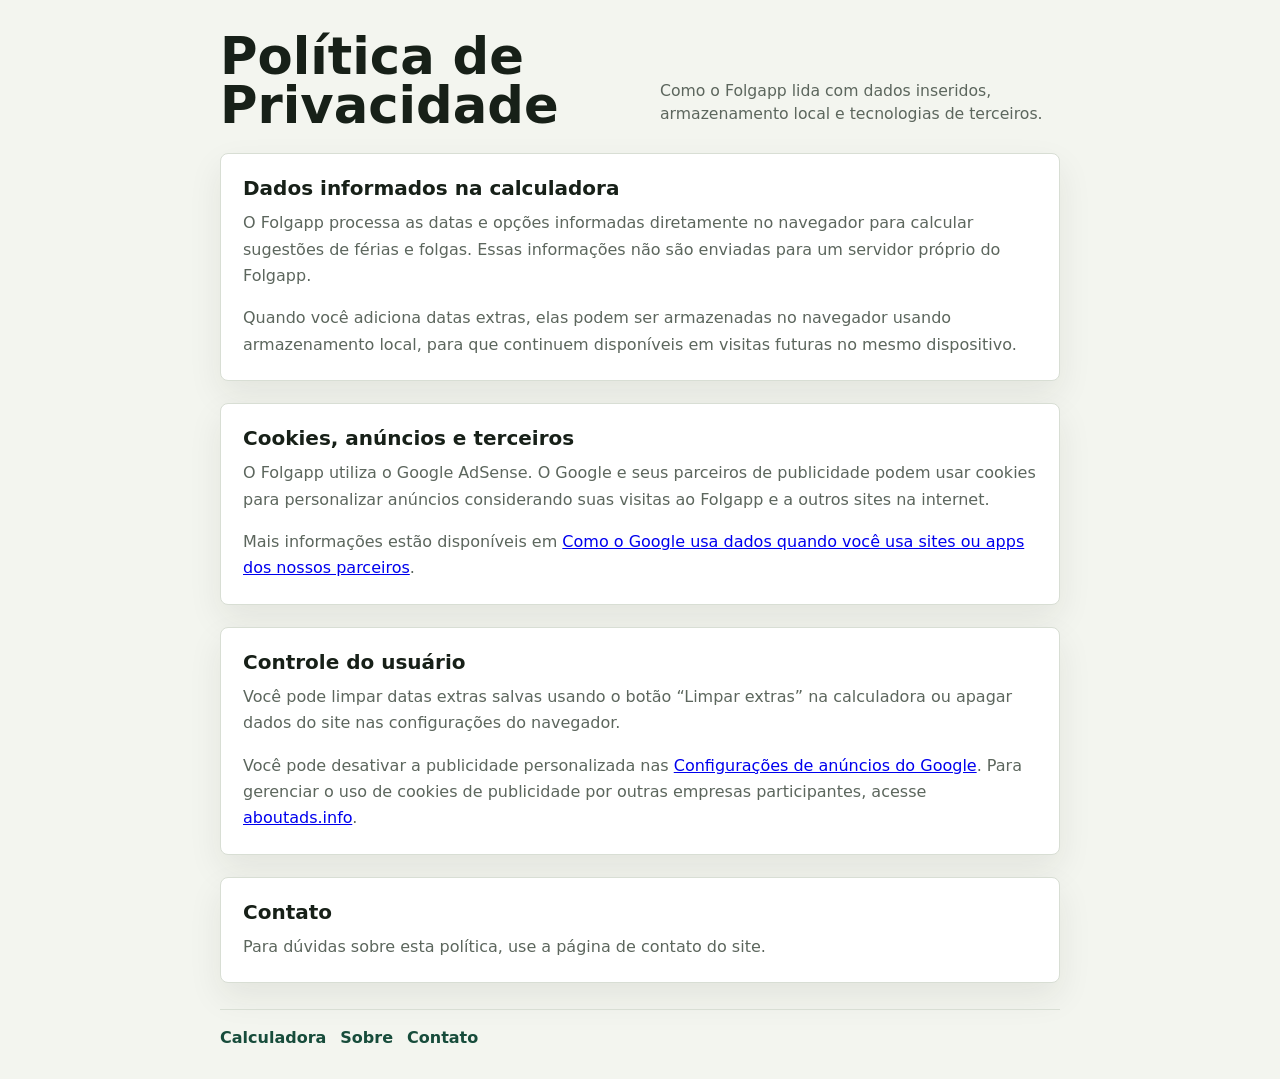
<file: privacidade.html>
<!doctype html>
<html lang="pt-BR">
  <head>
    <meta charset="utf-8" />
    <meta name="viewport" content="width=device-width, initial-scale=1" />
    <title>Política de Privacidade do Folgapp</title>
    <meta name="description" content="Política de privacidade do Folgapp, incluindo uso local de dados, cookies e tecnologias de terceiros como Google AdSense." />
    <meta name="robots" content="index, follow" />
    <link rel="canonical" href="https://haduriii.github.io/privacidade.html" />
    <link rel="stylesheet" href="styles.css" />
  </head>
  <body>
    <main class="app-shell">
      <section class="workspace info-page" aria-labelledby="page-title">
        <header class="page-header">
          <div>
            <h1 id="page-title">Política de Privacidade</h1>
          </div>
          <p class="scope-note">Como o Folgapp lida com dados inseridos, armazenamento local e tecnologias de terceiros.</p>
        </header>

        <section class="content-section">
          <h2>Dados informados na calculadora</h2>
          <p>O Folgapp processa as datas e opções informadas diretamente no navegador para calcular sugestões de férias e folgas. Essas informações não são enviadas para um servidor próprio do Folgapp.</p>
          <p>Quando você adiciona datas extras, elas podem ser armazenadas no navegador usando armazenamento local, para que continuem disponíveis em visitas futuras no mesmo dispositivo.</p>
        </section>

        <section class="content-section">
          <h2>Cookies, anúncios e terceiros</h2>
          <p>O Folgapp utiliza o Google AdSense. O Google e seus parceiros de publicidade podem usar cookies para personalizar anúncios considerando suas visitas ao Folgapp e a outros sites na internet.</p>
          <p>Mais informações estão disponíveis em <a href="https://policies.google.com/technologies/partner-sites">Como o Google usa dados quando você usa sites ou apps dos nossos parceiros</a>.</p>
        </section>

        <section class="content-section">
          <h2>Controle do usuário</h2>
          <p>Você pode limpar datas extras salvas usando o botão “Limpar extras” na calculadora ou apagar dados do site nas configurações do navegador.</p>
          <p>Você pode desativar a publicidade personalizada nas <a href="https://www.google.com/settings/ads">Configurações de anúncios do Google</a>. Para gerenciar o uso de cookies de publicidade por outras empresas participantes, acesse <a href="https://www.aboutads.info/choices/">aboutads.info</a>.</p>
        </section>

        <section class="content-section">
          <h2>Contato</h2>
          <p>Para dúvidas sobre esta política, use a página de contato do site.</p>
        </section>

        <footer class="site-footer">
          <a href="index.html">Calculadora</a>
          <a href="sobre.html">Sobre</a>
          <a href="contato.html">Contato</a>
        </footer>
      </section>
    </main>
  </body>
</html>
</file>
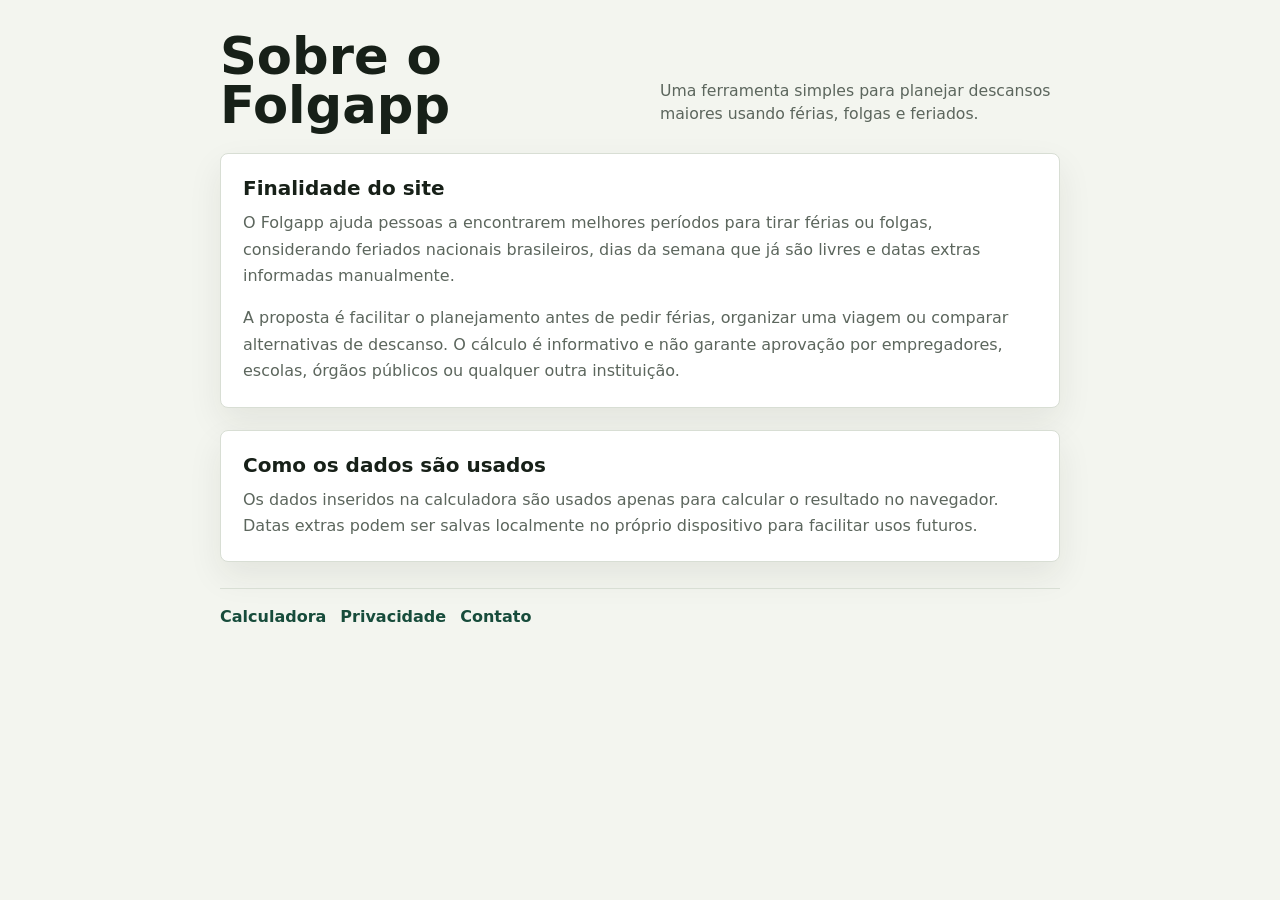
<file: sobre.html>
<!doctype html>
<html lang="pt-BR">
  <head>
    <meta charset="utf-8" />
    <meta name="viewport" content="width=device-width, initial-scale=1" />
    <title>Sobre o Folgapp</title>
    <meta name="description" content="Conheça o Folgapp, uma calculadora gratuita para planejar férias e emendar feriados nacionais, folgas semanais e datas extras." />
    <meta name="robots" content="index, follow" />
    <link rel="canonical" href="https://haduriii.github.io/sobre.html" />
    <link rel="stylesheet" href="styles.css" />
  </head>
  <body>
    <main class="app-shell">
      <section class="workspace info-page" aria-labelledby="page-title">
        <header class="page-header">
          <div>
            <h1 id="page-title">Sobre o Folgapp</h1>
          </div>
          <p class="scope-note">Uma ferramenta simples para planejar descansos maiores usando férias, folgas e feriados.</p>
        </header>

        <section class="content-section">
          <h2>Finalidade do site</h2>
          <p>O Folgapp ajuda pessoas a encontrarem melhores períodos para tirar férias ou folgas, considerando feriados nacionais brasileiros, dias da semana que já são livres e datas extras informadas manualmente.</p>
          <p>A proposta é facilitar o planejamento antes de pedir férias, organizar uma viagem ou comparar alternativas de descanso. O cálculo é informativo e não garante aprovação por empregadores, escolas, órgãos públicos ou qualquer outra instituição.</p>
        </section>

        <section class="content-section">
          <h2>Como os dados são usados</h2>
          <p>Os dados inseridos na calculadora são usados apenas para calcular o resultado no navegador. Datas extras podem ser salvas localmente no próprio dispositivo para facilitar usos futuros.</p>
        </section>

        <footer class="site-footer">
          <a href="index.html">Calculadora</a>
          <a href="privacidade.html">Privacidade</a>
          <a href="contato.html">Contato</a>
        </footer>
      </section>
    </main>
  </body>
</html>
</file>
<file: styles.css>
:root {
  color-scheme: light;
  --ink: #172018;
  --muted: #5c665d;
  --subtle: #eef1ea;
  --panel: #ffffff;
  --line: #d8ded4;
  --field: #f7f8f4;
  --accent: #216e53;
  --accent-strong: #174c3b;
  --accent-soft: #dff1e8;
  --warning: #9b4d14;
  --warning-soft: #fff0dc;
  --holiday: #8d2f55;
  --holiday-soft: #fae4ec;
  --vacation: #275ca8;
  --vacation-soft: #e3edfb;
  --shadow: 0 24px 60px rgba(32, 42, 28, 0.12);
  font-family: Inter, ui-sans-serif, system-ui, -apple-system, BlinkMacSystemFont, "Segoe UI", sans-serif;
}

* {
  box-sizing: border-box;
}

body {
  margin: 0;
  min-height: 100vh;
  color: var(--ink);
  background: #f3f5ef;
}

button,
input {
  font: inherit;
}

button {
  cursor: pointer;
}

.app-shell {
  min-height: 100vh;
  padding: 32px;
}


.workspace {
  width: min(1180px, 100%);
  margin: 0 auto;
}

.page-header {
  display: flex;
  align-items: end;
  justify-content: space-between;
  gap: 24px;
  margin-bottom: 24px;
}

.eyebrow,
.empty-kicker {
  margin: 0 0 6px;
  color: var(--accent);
  font-size: 0.76rem;
  font-weight: 800;
  letter-spacing: 0.08em;
  text-transform: uppercase;
}

h1,
h2,
h3,
p {
  margin-top: 0;
}

h1 {
  margin-bottom: 0;
  font-size: clamp(2.1rem, 4vw, 4.5rem);
  line-height: 0.95;
  letter-spacing: 0;
}

.scope-note {
  max-width: 400px;
  margin-bottom: 4px;
  color: var(--muted);
  font-size: 0.98rem;
  line-height: 1.45;
}

.layout-grid {
  display: grid;
  grid-template-columns: minmax(320px, 420px) minmax(0, 1fr);
  gap: 20px;
  align-items: start;
}

.panel {
  border: 1px solid var(--line);
  border-radius: 8px;
  background: var(--panel);
  box-shadow: var(--shadow);
}

.controls-panel {
  padding: 20px;
}

.field-grid {
  display: grid;
  gap: 14px;
}

.field {
  display: grid;
  gap: 7px;
  color: var(--muted);
  font-size: 0.86rem;
  font-weight: 700;
}

.field input {
  width: 100%;
  min-height: 44px;
  border: 1px solid var(--line);
  border-radius: 8px;
  padding: 10px 12px;
  color: var(--ink);
  background: var(--field);
}

.field input:focus {
  outline: 3px solid var(--accent-soft);
  border-color: var(--accent);
}

.weekday-fieldset {
  min-width: 0;
  margin: 20px 0;
  padding: 0;
  border: 0;
}

.weekday-fieldset legend,
.section-heading h2 {
  margin-bottom: 10px;
  color: var(--ink);
  font-size: 0.96rem;
  font-weight: 800;
}

.weekday-grid {
  display: grid;
  grid-template-columns: repeat(7, minmax(0, 1fr));
  gap: 6px;
}

.weekday-grid label {
  display: grid;
  min-height: 46px;
  place-items: center;
  border: 1px solid var(--line);
  border-radius: 8px;
  color: var(--muted);
  background: var(--field);
  font-size: 0.82rem;
  font-weight: 800;
}

.weekday-grid input {
  position: absolute;
  opacity: 0;
  pointer-events: none;
}

.weekday-grid label:has(input:checked) {
  border-color: var(--accent);
  color: var(--accent-strong);
  background: var(--accent-soft);
}

.extra-holidays {
  padding-top: 2px;
}

.section-heading {
  display: flex;
  align-items: center;
  justify-content: space-between;
  gap: 12px;
}

.count-pill,
.badge {
  display: inline-flex;
  align-items: center;
  min-height: 28px;
  border-radius: 999px;
  padding: 4px 10px;
  color: var(--accent-strong);
  background: var(--accent-soft);
  font-size: 0.78rem;
  font-weight: 800;
}

.extra-entry {
  display: grid;
  grid-template-columns: 142px minmax(0, 1fr);
  gap: 10px;
}

.extra-entry button {
  grid-column: 1 / -1;
}

.compact-field input {
  min-height: 40px;
}

.extra-list {
  display: grid;
  gap: 8px;
  margin: 12px 0 0;
  padding: 0;
  list-style: none;
}

.extra-list li {
  display: grid;
  grid-template-columns: 1fr auto;
  gap: 10px;
  align-items: center;
  min-height: 42px;
  border: 1px solid var(--line);
  border-radius: 8px;
  padding: 8px 10px;
  background: #fbfcf9;
}

.extra-list strong {
  display: block;
  font-size: 0.9rem;
}

.extra-list span {
  color: var(--muted);
  font-size: 0.78rem;
}

.remove-button {
  width: 34px;
  height: 34px;
  border: 1px solid var(--line);
  border-radius: 8px;
  color: var(--muted);
  background: #ffffff;
  font-weight: 900;
}


.helper-text {
  margin: 10px 0 10px;
  color: var(--muted);
  font-size: 0.84rem;
  line-height: 1.35;
}

.national-holidays {
  margin-top: 18px;
  padding-top: 18px;
  border-top: 1px solid var(--line);
}

.national-holidays summary {
  display: grid;
  grid-template-columns: auto 1fr auto;
  align-items: center;
  gap: 10px;
  color: var(--ink);
  font-size: 0.96rem;
  font-weight: 850;
  cursor: pointer;
}

.national-holidays summary::marker {
  content: "";
}

.national-holidays summary::-webkit-details-marker {
  display: none;
}

.national-holidays summary::before {
  content: "";
  width: 0;
  height: 0;
  border-top: 5px solid transparent;
  border-bottom: 5px solid transparent;
  border-left: 7px solid var(--muted);
  transform-origin: 45% 50%;
  transition: transform 140ms ease;
}

.national-holidays[open] summary::before {
  transform: rotate(90deg);
}

.national-holidays-list {
  display: grid;
  gap: 7px;
  max-height: 320px;
  margin: 0;
  padding: 0 4px 0 0;
  overflow: auto;
  list-style: none;
}

.national-holidays-list li {
  border: 1px solid var(--line);
  border-radius: 8px;
  padding: 9px 10px;
  background: #fbfcf9;
}

.national-holidays-list strong {
  display: block;
  color: var(--ink);
  font-size: 0.88rem;
  line-height: 1.2;
}

.national-holidays-list span {
  display: block;
  margin-top: 3px;
  color: var(--muted);
  font-size: 0.78rem;
}

.form-actions {
  display: grid;
  grid-template-columns: 1fr auto;
  gap: 10px;
  margin-top: 20px;
}

.primary-button,
.secondary-button,
.ghost-button {
  min-height: 44px;
  border-radius: 8px;
  padding: 10px 14px;
  font-weight: 850;
}

.primary-button {
  border: 1px solid var(--accent-strong);
  color: #ffffff;
  background: var(--accent);
}

.secondary-button {
  border: 1px solid var(--accent);
  color: var(--accent-strong);
  background: var(--accent-soft);
}

.ghost-button {
  border: 1px solid var(--line);
  color: var(--muted);
  background: #ffffff;
}

.form-error {
  min-height: 20px;
  margin: 12px 0 0;
  color: #9a2f2f;
  font-size: 0.9rem;
  font-weight: 700;
}

.result-panel {
  min-height: 620px;
  padding: 24px;
}

.empty-state {
  display: grid;
  min-height: 560px;
  place-content: center;
  text-align: center;
}

.empty-state h2 {
  margin-bottom: 8px;
  font-size: 1.8rem;
}

.empty-state p:last-child {
  margin-bottom: 0;
  color: var(--muted);
}

.result-header {
  display: grid;
  gap: 14px;
  margin-bottom: 24px;
}

.result-title-row {
  display: flex;
  align-items: start;
  justify-content: space-between;
  gap: 16px;
}

.result-title-row h2 {
  margin-bottom: 0;
  font-size: clamp(1.6rem, 3vw, 2.55rem);
  line-height: 1.05;
  letter-spacing: 0;
}

.metric-grid {
  display: grid;
  grid-template-columns: minmax(220px, 1.35fr) repeat(2, minmax(0, 1fr));
  gap: 10px;
}

.metric {
  min-height: 100px;
  border: 1px solid var(--line);
  border-radius: 8px;
  padding: 14px;
  background: #fbfcf9;
}

.metric-primary {
  border-color: var(--accent);
  background: var(--accent-soft);
}

.metric span {
  display: block;
  margin-bottom: 8px;
  color: var(--muted);
  font-size: 0.78rem;
  font-weight: 800;
  text-transform: uppercase;
}

.metric strong {
  display: block;
  font-size: 1.08rem;
  line-height: 1.25;
}

.metric-primary strong {
  color: var(--accent-strong);
  font-size: 1.38rem;
}

.metric-split {
  display: grid;
  grid-template-columns: repeat(2, minmax(0, 1fr));
  gap: 10px;
  align-items: center;
}

.metric-mini {
  min-width: 0;
}

.metric-mini + .metric-mini {
  border-left: 1px solid var(--line);
  padding-left: 10px;
}

.metric-label {
  display: flex;
  align-items: center;
  gap: 5px;
  margin-bottom: 6px;
  color: var(--muted);
  font-size: 0.68rem;
  font-weight: 800;
  line-height: 1.2;
  text-transform: uppercase;
}

.metric-mini strong {
  font-size: 0.98rem;
}

.tooltip {
  position: relative;
  display: inline-flex;
  align-items: center;
}

.tooltip-toggle {
  display: inline-grid;
  width: 18px;
  height: 18px;
  place-items: center;
  border: 1px solid var(--line);
  border-radius: 50%;
  padding: 0;
  color: var(--accent-strong);
  background: #ffffff;
  font-size: 0.68rem;
  font-weight: 900;
  line-height: 1;
}

.tooltip-toggle:focus-visible {
  outline: 3px solid var(--accent-soft);
  outline-offset: 2px;
}

.tooltip-bubble {
  position: absolute;
  z-index: 5;
  right: -10px;
  bottom: calc(100% + 8px);
  width: min(230px, 68vw);
  border: 1px solid var(--accent);
  border-radius: 8px;
  padding: 9px 10px;
  color: var(--ink);
  background: #ffffff;
  box-shadow: 0 12px 30px rgba(23, 32, 24, 0.16);
  font-size: 0.76rem;
  font-weight: 650;
  line-height: 1.35;
  text-transform: none;
  opacity: 0;
  pointer-events: none;
  transform: translateY(4px);
  transition: opacity 140ms ease, transform 140ms ease, visibility 140ms ease;
  visibility: hidden;
}

.tooltip-bubble::after {
  content: "";
  position: absolute;
  right: 14px;
  bottom: -6px;
  width: 10px;
  height: 10px;
  border-right: 1px solid var(--accent);
  border-bottom: 1px solid var(--accent);
  background: #ffffff;
  transform: rotate(45deg);
}

.tooltip:hover .tooltip-bubble,
.tooltip:focus-within .tooltip-bubble,
.tooltip.is-open .tooltip-bubble {
  opacity: 1;
  transform: translateY(0);
  visibility: visible;
}

.timeline-section,
.reason-section,
.alternatives-section {
  margin-top: 22px;
}

.timeline-section h3,
.reason-section h3,
.alternatives-section summary {
  margin-bottom: 12px;
  font-size: 1rem;
  font-weight: 850;
}

.timeline-grid {
  display: grid;
  grid-template-columns: repeat(auto-fill, minmax(92px, 1fr));
  gap: 8px;
}

.day-chip {
  min-height: 92px;
  border: 1px solid var(--line);
  border-radius: 8px;
  padding: 9px;
  background: #ffffff;
}

.day-chip.vacation {
  border-color: #b8ccef;
  background: var(--vacation-soft);
}

.day-chip.holiday {
  border-color: #e7b8ca;
  background: var(--holiday-soft);
}

.day-chip.weekly {
  border-color: #cfe0be;
  background: #edf6e4;
}

.day-date {
  display: block;
  font-size: 1rem;
  font-weight: 900;
}

.day-weekday,
.day-tags {
  display: block;
  color: var(--muted);
  font-size: 0.76rem;
  line-height: 1.25;
}

.day-tags {
  margin-top: 8px;
  color: var(--ink);
  font-weight: 750;
}

.reason-list,
.alternative-list {
  display: grid;
  gap: 8px;
  margin: 0;
  padding: 0;
  list-style: none;
}

.reason-list li,
.alternative-list li {
  border: 1px solid var(--line);
  border-radius: 8px;
  padding: 10px 12px;
  background: #fbfcf9;
}

.reason-list span,
.alternative-list span {
  color: var(--muted);
}

.alternatives-section summary {
  cursor: pointer;
}


@media (max-width: 920px) {
  .app-shell {
    padding: 20px;
  }

  .page-header,
  .layout-grid {
    display: grid;
  }

  .layout-grid {
    grid-template-columns: 1fr;
  }

  .scope-note {
    max-width: none;
  }

}

@media (max-width: 620px) {
  .app-shell {
    padding: 14px;
  }

  .controls-panel,
  .result-panel {
    padding: 16px;
  }

  .weekday-grid {
    grid-template-columns: repeat(4, minmax(0, 1fr));
  }

  .extra-entry,
  .form-actions,
  .metric-grid {
    grid-template-columns: 1fr;
  }

  .result-title-row {
    display: grid;
  }
}







.content-section {
  margin-top: 22px;
  border: 1px solid var(--line);
  border-radius: 8px;
  padding: 22px;
  background: #ffffff;
  box-shadow: 0 14px 34px rgba(32, 42, 28, 0.08);
}

.content-section h2 {
  margin-bottom: 10px;
  font-size: 1.25rem;
  line-height: 1.2;
}

.content-section p {
  max-width: 820px;
  color: var(--muted);
  line-height: 1.65;
}

.content-section p:last-child,
.content-list:last-child {
  margin-bottom: 0;
}

.content-list {
  display: grid;
  gap: 8px;
  max-width: 820px;
  margin: 0;
  padding-left: 20px;
  color: var(--muted);
  line-height: 1.55;
}

.faq-section details {
  border-top: 1px solid var(--line);
  padding: 13px 0;
}

.faq-section details:last-child {
  padding-bottom: 0;
}

.faq-section summary {
  color: var(--ink);
  cursor: pointer;
  font-weight: 850;
}

.faq-section details p {
  margin: 8px 0 0;
}

.sources-section {
  margin-top: 26px;
  padding-top: 20px;
  border-top: 1px solid var(--line);
}

.sources-section h2 {
  font-size: 1rem;
}

.sources-section a {
  color: var(--accent-strong);
}

.site-credit {
  flex-basis: 100%;
  margin: 0;
  color: var(--muted);
  font-size: 0.85rem;
}

.site-footer {
  display: flex;
  flex-wrap: wrap;
  gap: 14px;
  margin-top: 26px;
  padding: 18px 0 0;
  border-top: 1px solid var(--line);
}

.site-footer a {
  color: var(--accent-strong);
  font-weight: 800;
  text-decoration: none;
}

.site-footer a:hover,
.site-footer a:focus-visible {
  text-decoration: underline;
}

.info-page {
  max-width: 840px;
}

.info-page .content-section:first-of-type {
  margin-top: 0;
}
</file>
